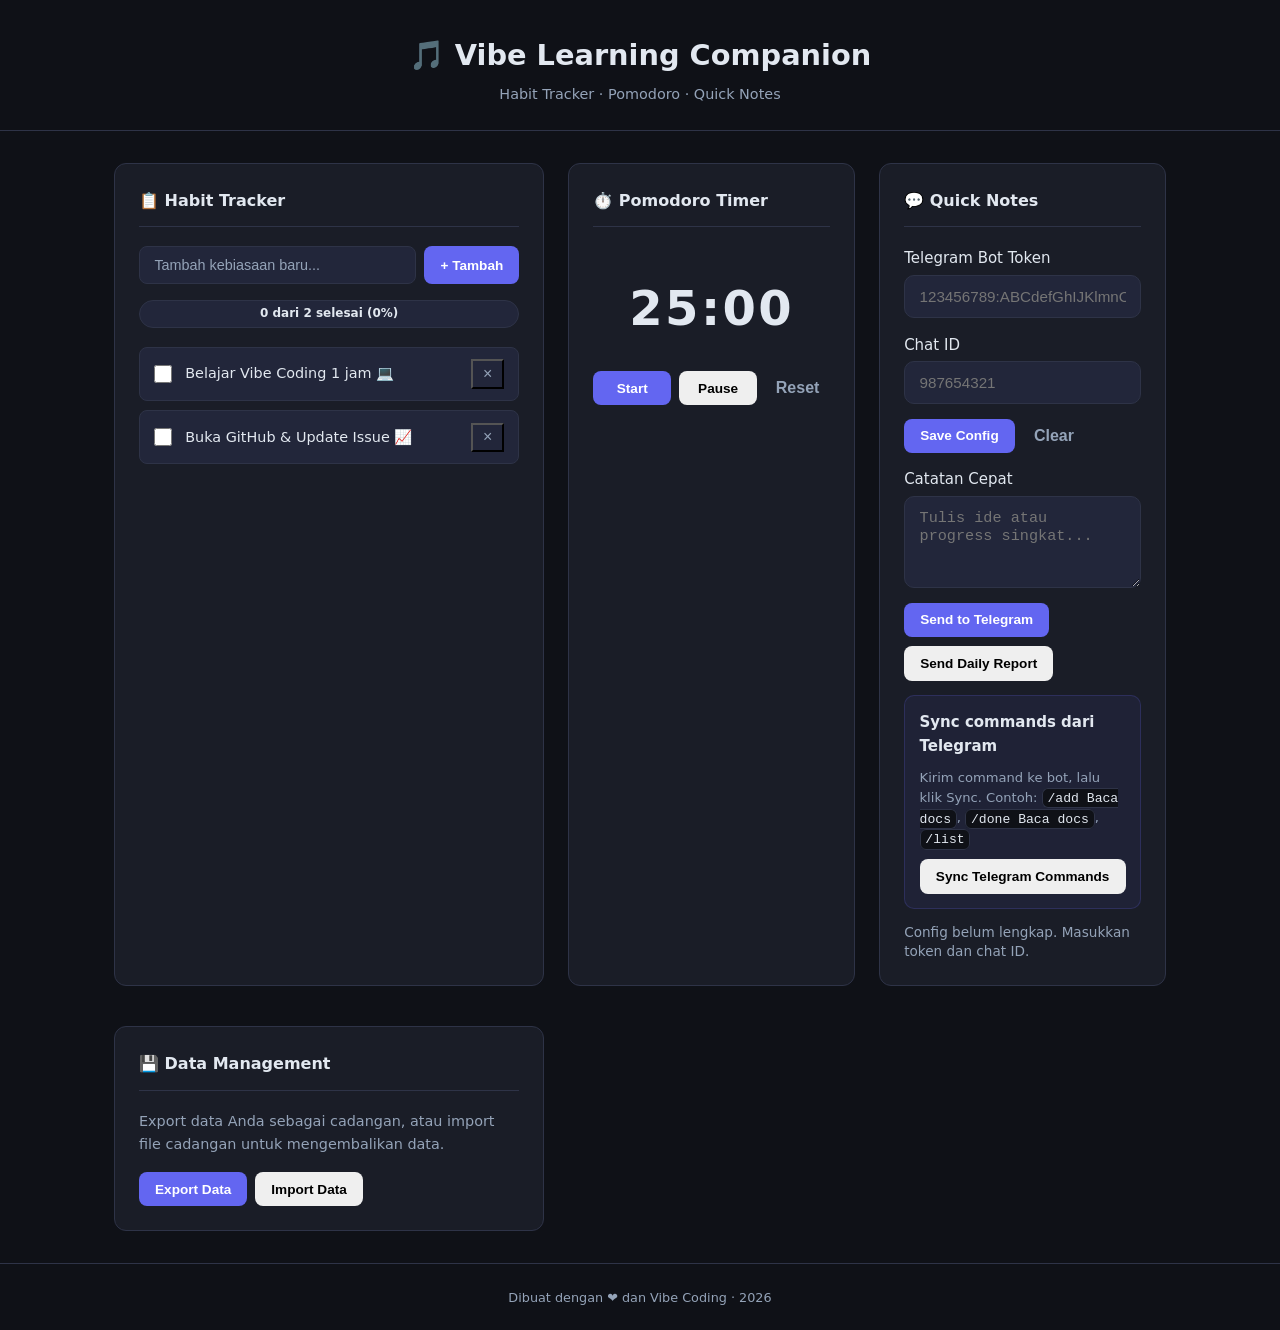
<file: index.html>
<!DOCTYPE html>
<html lang="id">
<head>
  <meta charset="UTF-8">
  <meta name="viewport" content="width=device-width, initial-scale=1.0">
  <title>Vibe Learning Companion</title>
  <link rel="stylesheet" href="style.css">
</head>
<body>

  <header>
    <h1>🎵 Vibe Learning Companion</h1>
    <p class="subtitle">Habit Tracker · Pomodoro · Quick Notes</p>
  </header>

  <main class="dashboard">

    <!-- ===== HABIT TRACKER PANEL ===== -->
    <section class="panel habit-panel">
      <h2>📋 Habit Tracker</h2>

      <!-- Form Tambah Habit -->
      <form id="habit-form" class="habit-form">
        <input
          type="text"
          id="habit-input"
          placeholder="Tambah kebiasaan baru..."
          maxlength="50"
          required
        >
        <button type="submit" class="btn btn-add">+ Tambah</button>
      </form>

      <!-- Progress Summary -->
      <div id="habit-progress" class="progress-bar">
        <div class="progress-fill" id="progress-fill"></div>
        <span class="progress-text" id="progress-text">0 dari 0 selesai</span>
      </div>

      <!-- Daftar Habit -->
      <ul id="habit-list" class="habit-list">
        <!-- Diisi oleh JavaScript -->
      </ul>

      <p id="empty-message" class="empty-msg">Belum ada kebiasaan. Tambahkan satu! 👆</p>
    </section>

    <!-- ===== POMODORO PANEL (placeholder) ===== -->
    <section class="panel pomodoro-panel">
      <h2>⏱️ Pomodoro Timer</h2>
      <div class="pomodoro-display" id="pomodoro-display">25:00</div>
      <div class="pomodoro-controls">
        <button id="pomodoro-start" class="btn btn-add">Start</button>
        <button id="pomodoro-pause" class="btn">Pause</button>
        <button id="pomodoro-reset" class="btn btn-delete">Reset</button>
      </div>
    </section>

    <!-- ===== TELEGRAM PANEL (placeholder) ===== -->
    <section class="panel telegram-panel">
      <h2>💬 Quick Notes</h2>
      <div class="telegram-card">
        <div class="field-group">
          <label for="telegram-token">Telegram Bot Token</label>
          <input id="telegram-token" class="input-field" type="text" placeholder="123456789:ABCdefGhIJKlmnOPqrsTUVwxyz" autocomplete="off">
        </div>
        <div class="field-group">
          <label for="telegram-chat-id">Chat ID</label>
          <input id="telegram-chat-id" class="input-field" type="text" placeholder="987654321" autocomplete="off">
        </div>
        <div class="telegram-actions">
          <button id="save-telegram-config" class="btn btn-add">Save Config</button>
          <button id="clear-telegram-config" class="btn btn-delete">Clear</button>
        </div>
        <div class="field-group">
          <label for="telegram-message">Catatan Cepat</label>
          <textarea id="telegram-message" class="input-field textarea-field" placeholder="Tulis ide atau progress singkat..."></textarea>
        </div>
        <div class="telegram-actions">
          <button id="send-telegram-message" class="btn btn-add">Send to Telegram</button>
          <button id="send-telegram-report" class="btn">Send Daily Report</button>
        </div>
        <div class="telegram-sync-box">
          <strong>Sync commands dari Telegram</strong>
          <p>Kirim command ke bot, lalu klik Sync. Contoh: <code>/add Baca docs</code>, <code>/done Baca docs</code>, <code>/list</code></p>
          <button id="sync-telegram-commands" class="btn">Sync Telegram Commands</button>
        </div>
        <div id="telegram-status" class="telegram-status">Config belum disimpan.</div>
      </div>
    </section>


    <!-- ===== DATA MANAGEMENT PANEL ===== -->
    <section class="panel data-panel" style="margin-top: 1rem;">
      <h2>💾 Data Management</h2>
      <p style="font-size: 0.9rem; color: var(--text-muted); margin-bottom: 1rem;">Export data Anda sebagai cadangan, atau import file cadangan untuk mengembalikan data.</p>
      <div class="telegram-actions" style="display: flex; gap: 0.5rem;">
        <button id="export-data-btn" class="btn btn-add">Export Data</button>
        <button id="import-data-btn" class="btn">Import Data</button>
        <input type="file" id="import-file-input" accept=".json" style="display: none;">
      </div>
    </section>
  </main>

  <footer>
    <p>Dibuat dengan ❤️ dan Vibe Coding · 2026</p>
  </footer>

  <div id="toast-container" class="toast-container" aria-live="polite" aria-atomic="true"></div>

  <script src="script.js"></script>
</body>
</html>
</file>
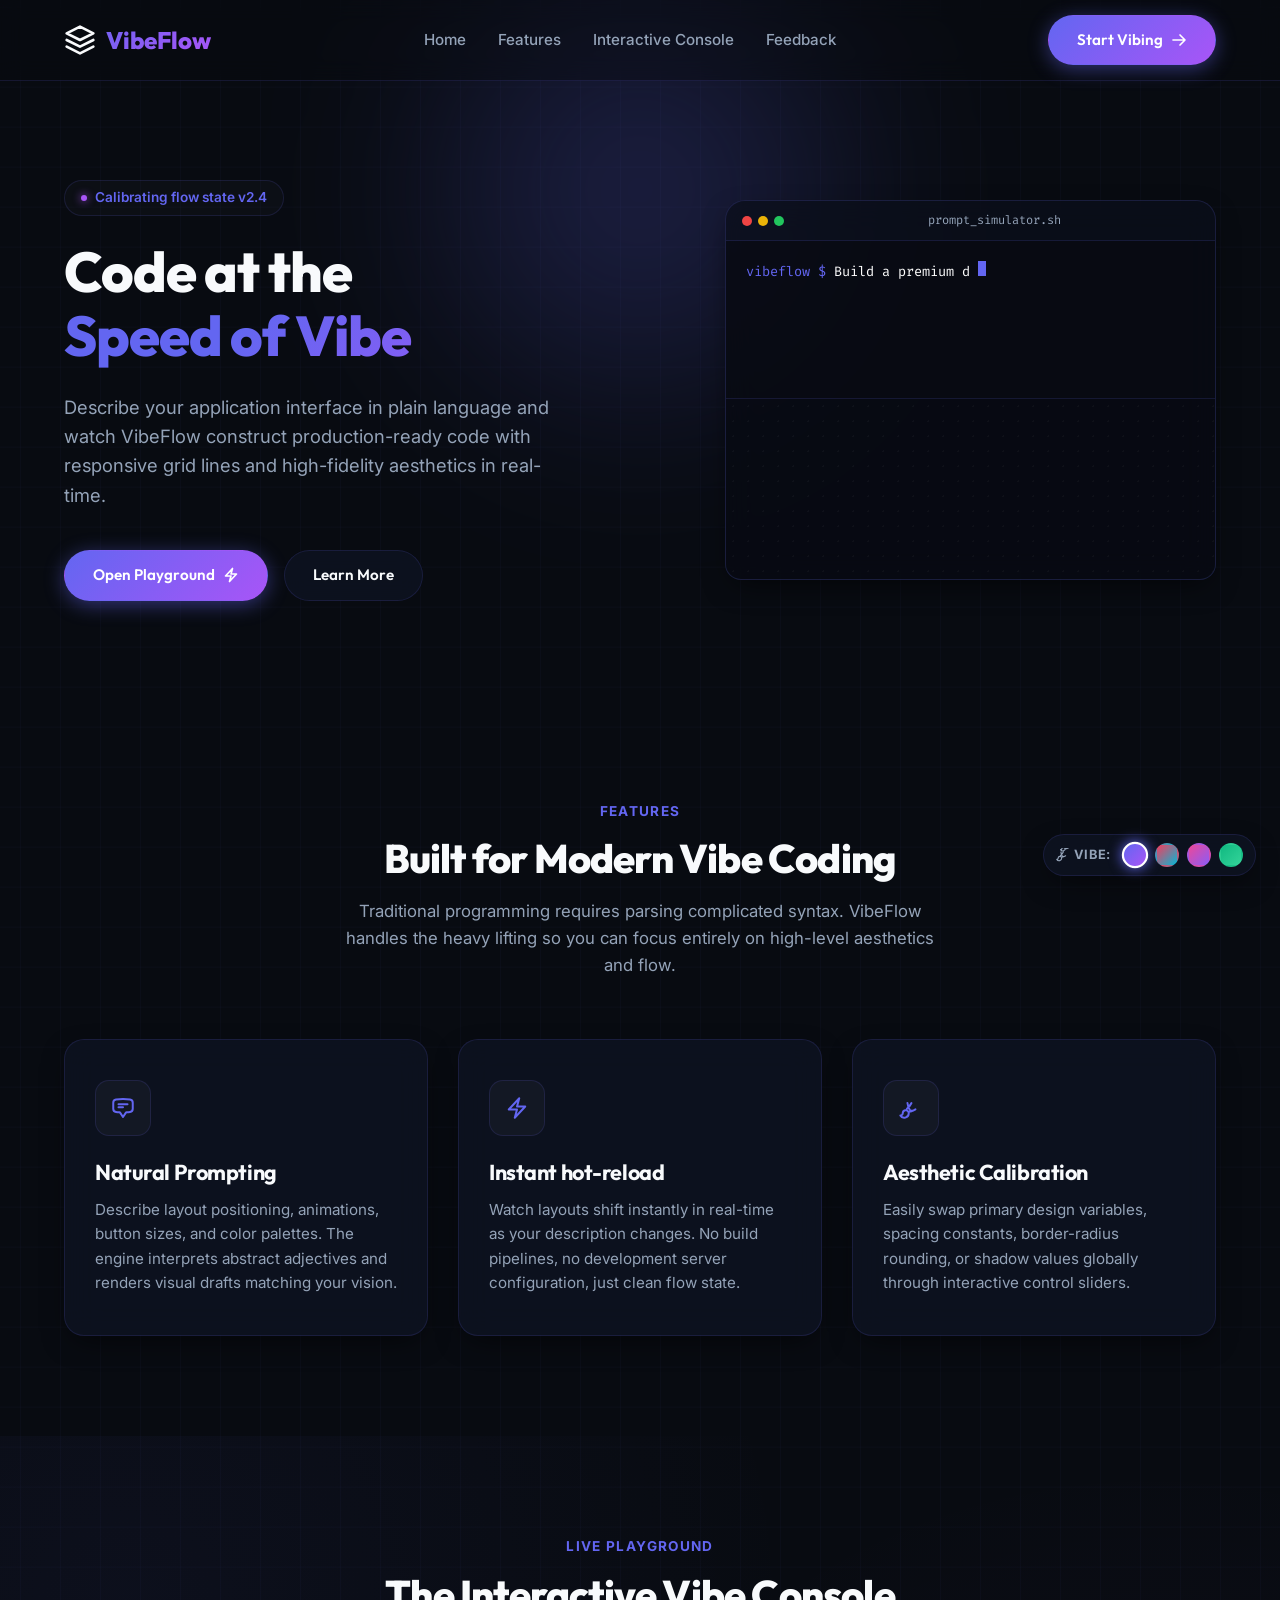
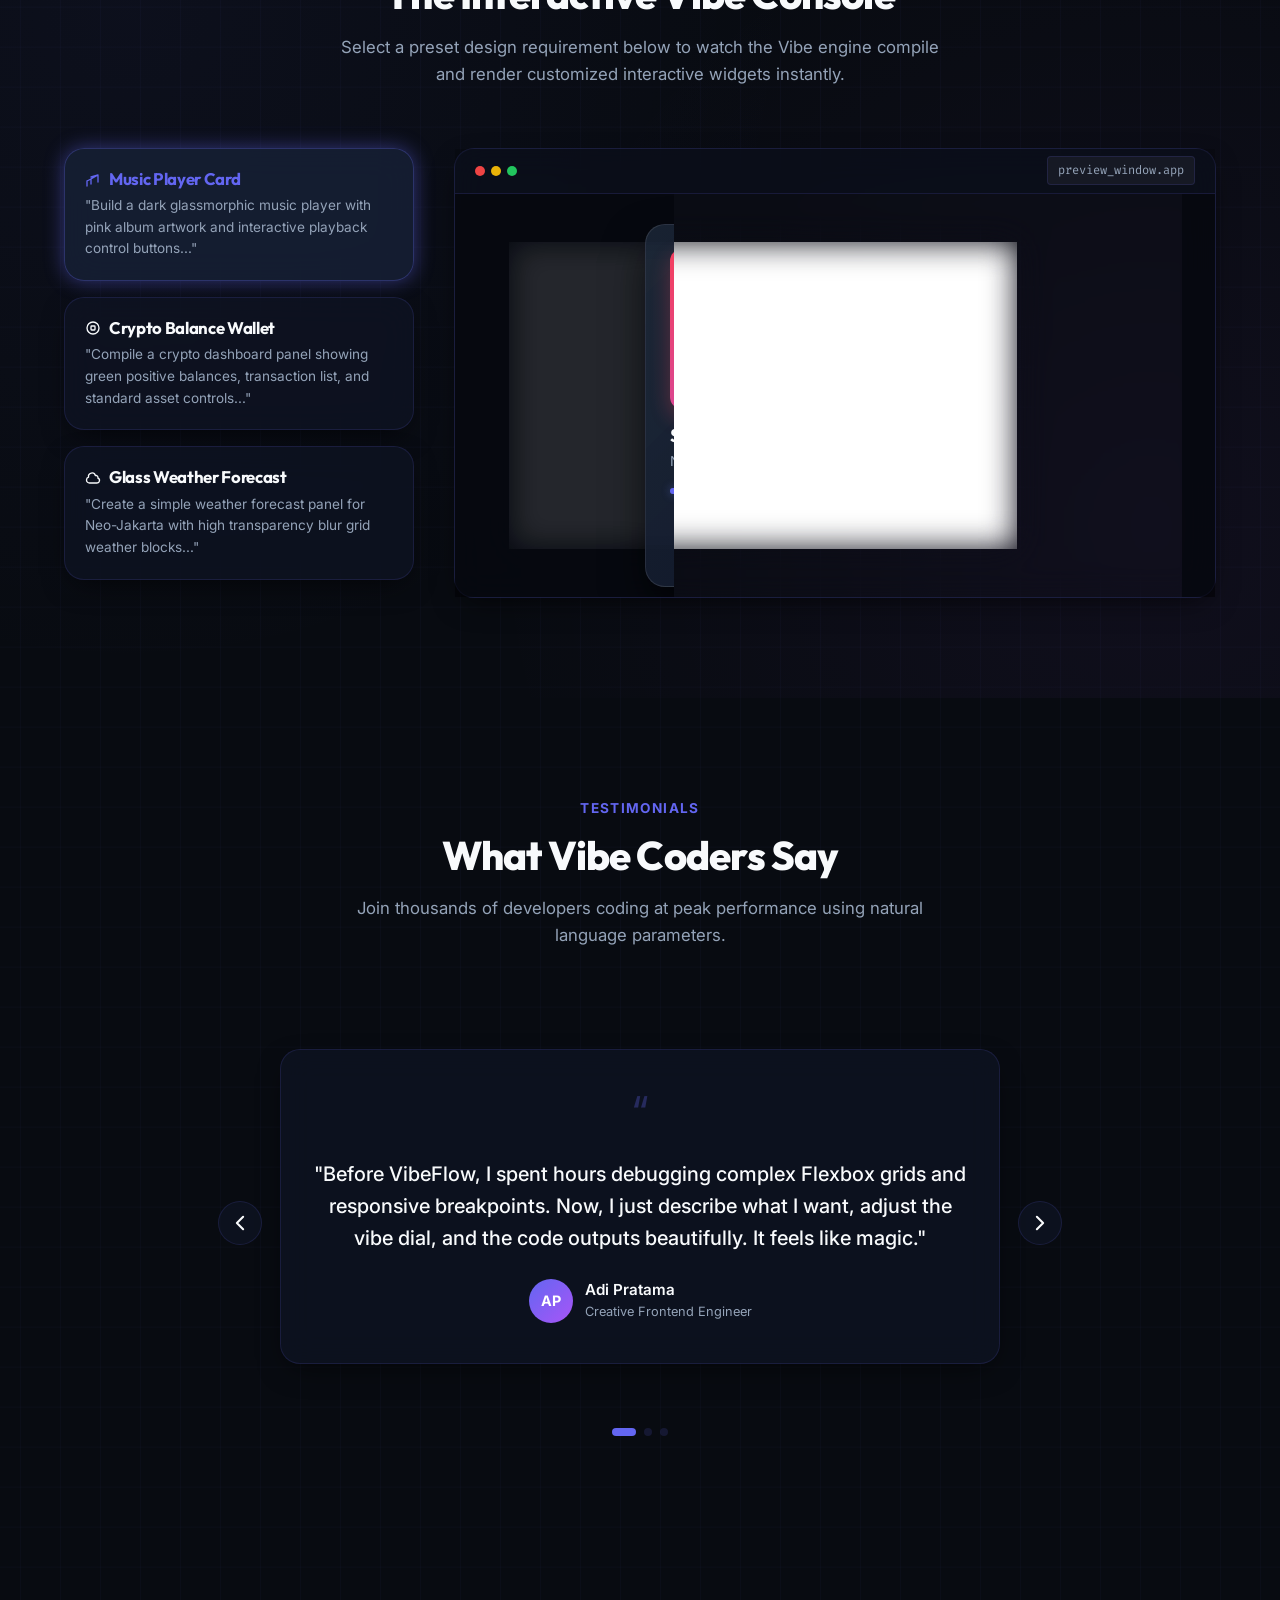
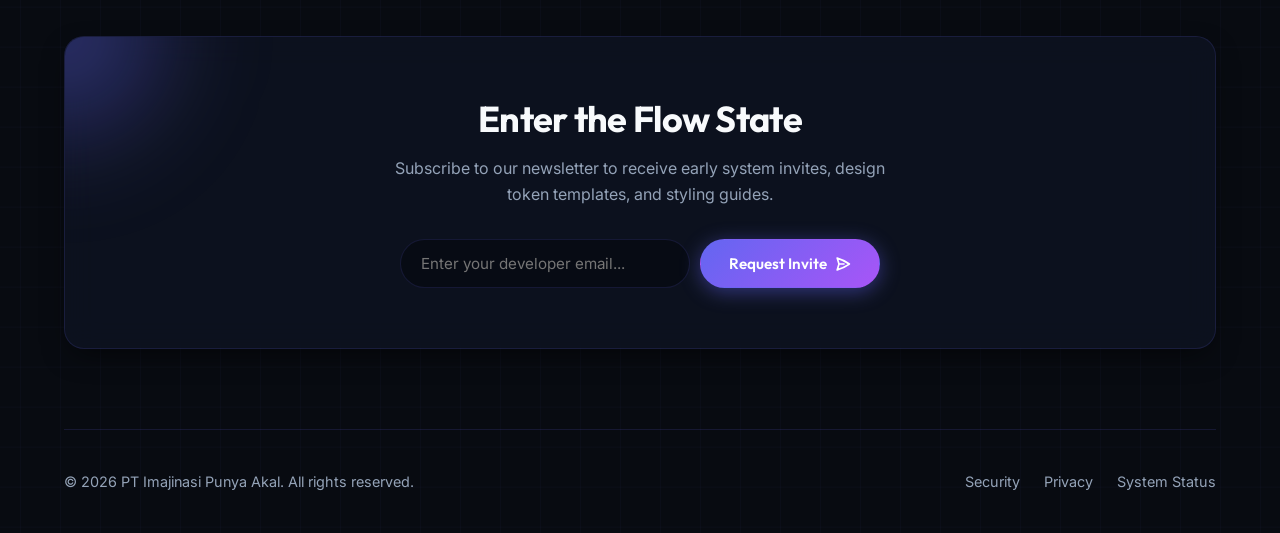
<file: landingpage/index.html>
<!DOCTYPE html>
<html lang="en" data-vibe="obsidian">
<head>
  <meta charset="UTF-8">
  <meta name="viewport" content="width=device-width, initial-scale=1.0">
  <meta name="description" content="Experience VibeFlow, the revolutionary AI development environment. Code at the speed of thought, calibrate design systems dynamically, and ship apps via pure vibe coding.">
  <title>VibeFlow | The Ultimate Vibe Coding Platform</title>
  
  <!-- SEO & Social Icons -->
  <link rel="icon" type="image/svg+xml" href="data:image/svg+xml,<svg xmlns=%22http://www.w3.org/2000/svg%22 viewBox=%220 0 100 100%22><rect width=%22100%22 height=%22100%22 rx=%2220%22 fill=%22%236366f1%22/><circle cx=%2250%22 cy=%2250%22 r=%2225%22 fill=%22white%22/></svg>">
  
  <!-- Custom Stylesheetsheet -->
  <link rel="stylesheet" href="style.css">
</head>
<body>

  <!-- Background SVG Gradient definitions -->
  <svg style="display: none;">
    <defs>
      <linearGradient id="logo-grad" x1="0%" y1="0%" x2="100%" y2="100%">
        <stop offset="0%" stop-color="var(--accent-primary)" />
        <stop offset="100%" stop-color="var(--accent-secondary)" />
      </linearGradient>
    </defs>
  </svg>

  <!-- Sticky Navbar -->
  <header>
    <div class="container nav-container">
      <a href="#" class="logo" id="nav-logo">
        <!-- Modern Logo Icon -->
        <svg viewBox="0 0 24 24" xmlns="http://www.w3.org/2000/svg">
          <path d="M12 2L2 7l10 5 10-5-10-5zM2 17l10 5 10-5M2 12l10 5 10-5" stroke="currentColor" stroke-width="2" stroke-linecap="round" stroke-linejoin="round" fill="none"/>
        </svg>
        VibeFlow
      </a>
      <nav class="main-nav" id="main-nav">
        <ul class="nav-links">
          <li><a href="#home">Home</a></li>
          <li><a href="#features">Features</a></li>
          <li><a href="#console">Interactive Console</a></li>
          <li><a href="#testimonials">Feedback</a></li>
        </ul>
      </nav>
      <div class="nav-actions">
        <a href="#cta" class="btn btn-primary" id="btn-nav-cta">
          Start Vibing
          <svg xmlns="http://www.w3.org/2000/svg" fill="none" viewBox="0 0 24 24" stroke-width="2.5" stroke="currentColor" style="width:16px;height:16px;">
            <path stroke-linecap="round" stroke-linejoin="round" d="M13.5 4.5L21 12m0 0l-7.5 7.5M21 12H3" />
          </svg>
        </a>
      </div>
      <button class="menu-toggle" type="button" aria-label="Open menu" aria-controls="main-nav" aria-expanded="false">
        <span></span>
        <span></span>
        <span></span>
      </button>
    </div>
  </header>

  <!-- Main Hero Section -->
  <section class="hero" id="home">
    <div class="hero-radial-glow"></div>
    <div class="container hero-grid">
      
      <div class="hero-content">
        <div class="hero-tag">
          <span></span> Calibrating flow state v2.4
        </div>
        <h1 class="hero-title">
          Code at the <span>Speed of Vibe</span>
        </h1>
        <p class="hero-desc">
          Describe your application interface in plain language and watch VibeFlow construct production-ready code with responsive grid lines and high-fidelity aesthetics in real-time.
        </p>
        <div class="hero-ctas">
          <a href="#console" class="btn btn-primary" id="btn-hero-start">
            Open Playground
            <svg xmlns="http://www.w3.org/2000/svg" fill="none" viewBox="0 0 24 24" stroke-width="2.5" stroke="currentColor" style="width:16px;height:16px;">
              <path stroke-linecap="round" stroke-linejoin="round" d="M3.75 13.5l10.5-11.25L12 10.5h8.25L9.75 21.75 12 13.5H3.75z" />
            </svg>
          </a>
          <a href="#features" class="btn btn-secondary" id="btn-hero-features">Learn More</a>
        </div>
      </div>

      <!-- Hero Console Simulator -->
      <div class="hero-mockup">
        <div class="glass-card mockup-body">
          <div class="mockup-header">
            <span class="mockup-dot red"></span>
            <span class="mockup-dot yellow"></span>
            <span class="mockup-dot green"></span>
            <span class="mockup-title">prompt_simulator.sh</span>
          </div>
          
          <!-- Typing interface -->
          <div class="terminal-pane">
            <div class="terminal-line">
              <span class="terminal-prompt">vibeflow $</span>
              <span class="typed-text"></span><span class="cursor"></span>
            </div>
          </div>
          
          <!-- Rendered Interface simulation -->
          <div class="preview-pane">
            <div class="preview-grid-back"></div>
            <div class="generating-ui">
              <div class="simulated-card">
                <div class="simulated-img">
                  <!-- Abstract lines inside image space -->
                  <svg xmlns="http://www.w3.org/2000/svg" fill="none" viewBox="0 0 24 24" stroke-width="1.5" stroke="rgba(255,255,255,0.4)" style="width: 32px; height: 32px;">
                    <path stroke-linecap="round" stroke-linejoin="round" d="M12 21a9.004 9.004 0 008.716-6.747M12 21a9.004 9.004 0 01-8.716-6.747M12 21c2.485 0 4.5-4.03 4.5-9S14.485 3 12 3m0 18c-2.485 0-4.5-4.03-4.5-9S9.515 3 12 3m0 0a8.997 8.997 0 017.843 4.582M12 3a8.997 8.997 0 00-7.843 4.582m15.686 0A11.953 11.953 0 0112 10.5c-2.998 0-5.74-.105-8.243-.302m16.486 0A12.023 12.023 0 0012 13.5c-2.998 0-5.74-.105-8.243-.302m16.486 0C19.083 14.512 15.68 15 12 15c-3.68 0-7.083-.488-8.243-1.302" />
                  </svg>
                </div>
                <div class="simulated-row"></div>
                <div class="simulated-row half"></div>
                <div class="simulated-row short"></div>
                <div class="simulated-btn">LAUNCH SYSTEM</div>
              </div>
            </div>
          </div>
        </div>
      </div>
      
    </div>
  </section>

  <!-- Sticky vibe controller theme changer widget -->
  <div class="glass-card vibe-controller-sticky" id="vibe-widget">
    <span class="vibe-label">
      <!-- Vibe dial SVG -->
      <svg xmlns="http://www.w3.org/2000/svg" fill="none" viewBox="0 0 24 24" stroke-width="2" stroke="currentColor" style="width:14px;height:14px;">
        <path stroke-linecap="round" stroke-linejoin="round" d="M9.53 16.122a3 3 0 00-5.78 1.128 2.25 2.25 0 01-2.4 2.245 4.5 4.5 0 008.4-2.245c0-.399-.078-.78-.22-1.128zm0 0a15.998 15.998 0 003.388-1.62m-5.01-1.712a15.968 15.968 0 004.554-5.755m-.72 8.39a15.002 15.002 0 01-3.29-8.39m3.29 8.39a15.01 15.01 0 004.7-2.08m-.754-11.67a3.007 3.007 0 00-5.474-1.12 2.25 2.25 0 01-2.4 2.244 4.5 4.5 0 008.4-2.244c0-.399-.077-.78-.22-1.128zm0 0a15.999 15.999 0 003.388-1.62m-5.01-1.712a15.968 15.968 0 004.554-5.755m-.72 8.39a15.002 15.002 0 01-3.29-8.39m3.29 8.39a15.01 15.01 0 004.7-2.08" />
      </svg>
      Vibe:
    </span>
    <span class="vibe-dot active" data-theme-value="obsidian" title="Obsidian Theme" style="color: #6366f1;"></span>
    <span class="vibe-dot" data-theme-value="cyberpunk" title="Cyberpunk Theme" style="color: #06b6d4;"></span>
    <span class="vibe-dot" data-theme-value="cosmic" title="Cosmic Space Theme" style="color: #8b5cf6;"></span>
    <span class="vibe-dot" data-theme-value="emerald" title="Emerald Matrix Theme" style="color: #10b981;"></span>
  </div>

  <!-- Features Grid Section -->
  <section class="features" id="features">
    <div class="container">
      <div class="section-header">
        <p class="section-subtitle">Features</p>
        <h2 class="section-title">Built for Modern Vibe Coding</h2>
        <p class="section-desc">Traditional programming requires parsing complicated syntax. VibeFlow handles the heavy lifting so you can focus entirely on high-level aesthetics and flow.</p>
      </div>

      <div class="features-grid">
        <!-- Card 1 -->
        <div class="glass-card feature-card">
          <div class="feature-icon-wrapper">
            <svg xmlns="http://www.w3.org/2000/svg" fill="none" viewBox="0 0 24 24" stroke-width="2" stroke="currentColor" style="width:24px;height:24px;">
              <path stroke-linecap="round" stroke-linejoin="round" d="M7.5 8.25h9m-9 3H12m-9.75 1.51c0 1.6 1.123 2.994 2.707 3.227 1.129.166 2.27.293 3.423.379.35.026.67.21.865.501L12 21l2.755-4.133a1.14 1.14 0 01.865-.501 48.172 48.172 0 003.423-.379c1.584-.233 2.707-1.626 2.707-3.228V6.741c0-1.602-1.123-2.995-2.707-3.228A48.394 48.394 0 0012 3c-2.392 0-4.744.175-7.043.513C3.373 3.746 2.25 5.14 2.25 6.741v6.018z" />
            </svg>
          </div>
          <h3>Natural Prompting</h3>
          <p>Describe layout positioning, animations, button sizes, and color palettes. The engine interprets abstract adjectives and renders visual drafts matching your vision.</p>
        </div>

        <!-- Card 2 -->
        <div class="glass-card feature-card">
          <div class="feature-icon-wrapper">
            <svg xmlns="http://www.w3.org/2000/svg" fill="none" viewBox="0 0 24 24" stroke-width="2" stroke="currentColor" style="width:24px;height:24px;">
              <path stroke-linecap="round" stroke-linejoin="round" d="M3.75 13.5l10.5-11.25L12 10.5h8.25L9.75 21.75 12 13.5H3.75z" />
            </svg>
          </div>
          <h3>Instant hot-reload</h3>
          <p>Watch layouts shift instantly in real-time as your description changes. No build pipelines, no development server configuration, just clean flow state.</p>
        </div>

        <!-- Card 3 -->
        <div class="glass-card feature-card">
          <div class="feature-icon-wrapper">
            <svg xmlns="http://www.w3.org/2000/svg" fill="none" viewBox="0 0 24 24" stroke-width="2" stroke="currentColor" style="width:24px;height:24px;">
              <path stroke-linecap="round" stroke-linejoin="round" d="M9.53 16.122a3 3 0 00-5.78 1.128 2.25 2.25 0 01-2.4 2.245 4.5 4.5 0 008.4-2.245c0-.399-.078-.78-.22-1.128zm0 0a15.998 15.998 0 003.388-1.62m-5.01-1.712a15.968 15.968 0 004.554-5.755m-.72 8.39a15.002 15.002 0 01-3.29-8.39m3.29 8.39a15.01 15.01 0 004.7-2.08" />
            </svg>
          </div>
          <h3>Aesthetic Calibration</h3>
          <p>Easily swap primary design variables, spacing constants, border-radius rounding, or shadow values globally through interactive control sliders.</p>
        </div>
      </div>
    </div>
  </section>

  <!-- Interactive Vibe Console Section -->
  <section class="console-playground" id="console">
    <div class="container">
      <div class="section-header">
        <p class="section-subtitle">Live Playground</p>
        <h2 class="section-title">The Interactive Vibe Console</h2>
        <p class="section-desc">Select a preset design requirement below to watch the Vibe engine compile and render customized interactive widgets instantly.</p>
      </div>

      <div class="playground-grid">
        <!-- Prompts Selector Pane -->
        <div class="prompt-list">
          <div class="glass-card prompt-option active" data-widget="widget-music-player">
            <h4>
              <!-- Music icon SVG -->
              <svg xmlns="http://www.w3.org/2000/svg" fill="none" viewBox="0 0 24 24" stroke-width="2" stroke="currentColor" style="width:16px;height:16px;">
                <path stroke-linecap="round" stroke-linejoin="round" d="M9 9l10.5-3m0 0v10.5m0-10.5L9 12m0 0v7.5m0-7.5l-6 3m0 0v7.5m0-7.5L9 12" />
              </svg>
              Music Player Card
            </h4>
            <p>"Build a dark glassmorphic music player with pink album artwork and interactive playback control buttons..."</p>
          </div>
          
          <div class="glass-card prompt-option" data-widget="widget-crypto-wallet">
            <h4>
              <!-- Card icon SVG -->
              <svg xmlns="http://www.w3.org/2000/svg" fill="none" viewBox="0 0 24 24" stroke-width="2" stroke="currentColor" style="width:16px;height:16px;">
                <path stroke-linecap="round" stroke-linejoin="round" d="M21 12a9 9 0 11-18 0 9 9 0 0118 0z" />
                <path stroke-linecap="round" stroke-linejoin="round" d="M9 10a1 1 0 011-1h4a1 1 0 011 1v4a1 1 0 01-1 1h-4a1 1 0 01-1-1v-4z" />
              </svg>
              Crypto Balance Wallet
            </h4>
            <p>"Compile a crypto dashboard panel showing green positive balances, transaction list, and standard asset controls..."</p>
          </div>

          <div class="glass-card prompt-option" data-widget="widget-weather-forecast">
            <h4>
              <!-- Cloud/Sun icon SVG -->
              <svg xmlns="http://www.w3.org/2000/svg" fill="none" viewBox="0 0 24 24" stroke-width="2" stroke="currentColor" style="width:16px;height:16px;">
                <path stroke-linecap="round" stroke-linejoin="round" d="M2.25 15a4.5 4.5 0 004.5 4.5H18a3.75 3.75 0 001.332-7.257 3 3 0 00-3.758-3.848 5.25 5.25 0 00-10.233 2.33A4.502 4.502 0 002.25 15z" />
              </svg>
              Glass Weather Forecast
            </h4>
            <p>"Create a simple weather forecast panel for Neo-Jakarta with high transparency blur grid weather blocks..."</p>
          </div>
        </div>

        <!-- Render Target Frame -->
        <div class="glass-card console-container">
          <div class="console-header">
            <div class="console-header-left">
              <span class="mockup-dot red"></span>
              <span class="mockup-dot yellow"></span>
              <span class="mockup-dot green"></span>
            </div>
            <div class="console-tab">preview_window.app</div>
          </div>
          
          <div class="console-body">
            <!-- Loading Indicator -->
            <div class="loader-container">
              <div class="spinner"></div>
              <div class="loader-text" id="loader-text-status">Analyzing vibe parameters...</div>
            </div>

            <!-- Preview Frame Area -->
            <div class="playground-preview-frame">
              
              <!-- 1. Music Player Widget -->
              <div class="playground-widget widget-music active" id="widget-music-player">
                <div class="music-album">
                  <svg xmlns="http://www.w3.org/2000/svg" fill="none" viewBox="0 0 24 24" stroke-width="1.5" stroke="currentColor">
                    <path stroke-linecap="round" stroke-linejoin="round" d="M9 9l10.5-3m0 0v10.5m0-10.5L9 12m0 0v7.5m0-7.5l-6 3m0 0v7.5m0-7.5L9 12" />
                  </svg>
                </div>
                <h4 class="music-title">Synthesized Dreams</h4>
                <p class="music-artist">Neon Wanderer</p>
                <div class="music-progress">
                  <div class="music-progress-bar"></div>
                </div>
                <div class="music-controls">
                  <div class="music-btn">
                    <svg xmlns="http://www.w3.org/2000/svg" fill="currentColor" viewBox="0 0 24 24" style="width:16px;height:16px;">
                      <path d="M6 6h2v12H6zm3.5 6l8.5 6V6z"/>
                    </svg>
                  </div>
                  <div class="music-btn play">
                    <svg xmlns="http://www.w3.org/2000/svg" fill="currentColor" viewBox="0 0 24 24" style="width:20px;height:20px;">
                      <path d="M8 5v14l11-7z"/>
                    </svg>
                  </div>
                  <div class="music-btn">
                    <svg xmlns="http://www.w3.org/2000/svg" fill="currentColor" viewBox="0 0 24 24" style="width:16px;height:16px;">
                      <path d="M6 18l8.5-6L6 6v12zM16 6h2v12h-2z"/>
                    </svg>
                  </div>
                </div>
              </div>

              <!-- 2. Crypto Wallet Widget -->
              <div class="playground-widget widget-wallet" id="widget-crypto-wallet">
                <div class="wallet-header">
                  <h4 class="wallet-balance-label">Total Asset Balance</h4>
                  <span class="wallet-net"><span class="wallet-net-dot"></span>Ethereum</span>
                </div>
                <div class="wallet-balance">$14,248.50</div>
                <div class="wallet-actions">
                  <button class="wallet-action-btn">
                    <svg xmlns="http://www.w3.org/2000/svg" fill="none" viewBox="0 0 24 24" stroke-width="2.5" stroke="currentColor" style="width:14px;height:14px;">
                      <path stroke-linecap="round" stroke-linejoin="round" d="M12 4.5v15m7.5-7.5h-15" />
                    </svg>
                    Receive
                  </button>
                  <button class="wallet-action-btn">
                    <svg xmlns="http://www.w3.org/2000/svg" fill="none" viewBox="0 0 24 24" stroke-width="2.5" stroke="currentColor" style="width:14px;height:14px;">
                      <path stroke-linecap="round" stroke-linejoin="round" d="M4.5 19.5l15-15m0 0H8.25m11.25 0v11.25" />
                    </svg>
                    Send
                  </button>
                </div>
                <div class="wallet-tx-item">
                  <div class="wallet-tx-info">
                    <div class="wallet-tx-icon">
                      <svg xmlns="http://www.w3.org/2000/svg" fill="none" viewBox="0 0 24 24" stroke-width="2" stroke="currentColor" style="width:14px;height:14px;color:#10b981;">
                        <path stroke-linecap="round" stroke-linejoin="round" d="M19.5 4.5l-15 15m0 0h11.25m-11.25 0V8.25" />
                      </svg>
                    </div>
                    <div>
                      <div class="wallet-tx-title">Received ETH</div>
                      <div class="wallet-tx-date">Just now</div>
                    </div>
                  </div>
                  <div class="wallet-tx-amount positive">+0.48 ETH</div>
                </div>
              </div>

              <!-- 3. Weather Forecast Widget -->
              <div class="playground-widget widget-weather" id="widget-weather-forecast">
                <div class="weather-header">
                  <div>
                    <h4 class="weather-city">Neo-Jakarta</h4>
                    <span class="weather-condition">Partly Cloudy</span>
                  </div>
                  <!-- Weather icons -->
                  <svg xmlns="http://www.w3.org/2000/svg" fill="none" viewBox="0 0 24 24" stroke-width="1.5" stroke="currentColor" style="width: 32px; height: 32px; color: var(--accent-primary);">
                    <path stroke-linecap="round" stroke-linejoin="round" d="M2.25 15a4.5 4.5 0 004.5 4.5H18a3.75 3.75 0 001.332-7.257 3 3 0 00-3.758-3.848 5.25 5.25 0 00-10.233 2.33A4.502 4.502 0 002.25 15z" />
                  </svg>
                </div>
                <div class="weather-temp-container">
                  <div class="weather-temp">29°C</div>
                </div>
                <div class="weather-grid-forecast">
                  <div class="weather-day-col">
                    <div class="weather-day-name">MON</div>
                    <div class="weather-day-temp">30°</div>
                  </div>
                  <div class="weather-day-col">
                    <div class="weather-day-name">TUE</div>
                    <div class="weather-day-temp">28°</div>
                  </div>
                  <div class="weather-day-col">
                    <div class="weather-day-name">WED</div>
                    <div class="weather-day-temp">29°</div>
                  </div>
                  <div class="weather-day-col">
                    <div class="weather-day-name">THU</div>
                    <div class="weather-day-temp">31°</div>
                  </div>
                </div>
              </div>

            </div>
          </div>
        </div>
      </div>
    </div>
  </section>

  <!-- Testimonials Section -->
  <section class="testimonials" id="testimonials">
    <div class="container">
      <div class="section-header">
        <p class="section-subtitle">Testimonials</p>
        <h2 class="section-title">What Vibe Coders Say</h2>
        <p class="section-desc">Join thousands of developers coding at peak performance using natural language parameters.</p>
      </div>

      <div class="testimonials-carousel-wrapper">
        <!-- Navigation Buttons -->
        <button class="carousel-nav-btn prev" aria-label="Previous testimonial">
          <svg xmlns="http://www.w3.org/2000/svg" fill="none" viewBox="0 0 24 24" stroke-width="2.5" stroke="currentColor" style="width:20px;height:20px;">
            <path stroke-linecap="round" stroke-linejoin="round" d="M15.75 19.5L8.25 12l7.5-7.5" />
          </svg>
        </button>
        <button class="carousel-nav-btn next" aria-label="Next testimonial">
          <svg xmlns="http://www.w3.org/2000/svg" fill="none" viewBox="0 0 24 24" stroke-width="2.5" stroke="currentColor" style="width:20px;height:20px;">
            <path stroke-linecap="round" stroke-linejoin="round" d="M8.25 4.5l7.5 7.5-7.5 7.5" />
          </svg>
        </button>

        <div class="carousel-viewport">
          <div class="carousel-track">
            
            <!-- Slide 1 -->
            <div class="carousel-slide">
              <div class="glass-card testimonial-card">
                <div class="quote-icon">“</div>
                <p class="testimonial-text">
                  "Before VibeFlow, I spent hours debugging complex Flexbox grids and responsive breakpoints. Now, I just describe what I want, adjust the vibe dial, and the code outputs beautifully. It feels like magic."
                </p>
                <div class="testimonial-author">
                  <div class="author-img">AP</div>
                  <div class="author-info">
                    <div class="author-name">Adi Pratama</div>
                    <div class="author-role">Creative Frontend Engineer</div>
                  </div>
                </div>
              </div>
            </div>

            <!-- Slide 2 -->
            <div class="carousel-slide">
              <div class="glass-card testimonial-card">
                <div class="quote-icon">“</div>
                <p class="testimonial-text">
                  "This tool completely transformed my hackathon speed. I compiled three high-fidelity dashboard layouts in 10 minutes. The Obsidian dark mode is gorgeous out of the box."
                </p>
                <div class="testimonial-author">
                  <div class="author-img">SN</div>
                  <div class="author-info">
                    <div class="author-name">Siti Nurhaliza</div>
                    <div class="author-role">SaaS Product Founder</div>
                  </div>
                </div>
              </div>
            </div>

            <!-- Slide 3 -->
            <div class="carousel-slide">
              <div class="glass-card testimonial-card">
                <div class="quote-icon">“</div>
                <p class="testimonial-text">
                  "The Cyberpunk styling preset blew my clients away. I literally loaded the page, scrolled down to the vibe switcher, clicked neon cyan/rose, and they signed the contract on the spot."
                </p>
                <div class="testimonial-author">
                  <div class="author-img">DK</div>
                  <div class="author-info">
                    <div class="author-name">David Koerniadi</div>
                    <div class="author-role">Independent Web Architect</div>
                  </div>
                </div>
              </div>
            </div>

          </div>
        </div>

        <!-- Indicator dots -->
        <div class="carousel-dots"></div>
      </div>
    </div>
  </section>

  <!-- CTA & Footer Section -->
  <section class="cta-footer" id="cta">
    <div class="container">
      <div class="glass-card cta-box">
        <h2>Enter the Flow State</h2>
        <p>Subscribe to our newsletter to receive early system invites, design token templates, and styling guides.</p>
        
        <!-- Interactive Form -->
        <form class="newsletter-form" id="newsletter-form" novalidate>
          <div class="newsletter-input-wrapper">
            <input type="email" class="newsletter-input" id="email-input" placeholder="Enter your developer email..." required>
            <div class="form-error" id="email-error">Please enter a valid email.</div>
          </div>
          <button type="submit" class="btn btn-primary btn-newsletter">
            Request Invite
            <svg xmlns="http://www.w3.org/2000/svg" fill="none" viewBox="0 0 24 24" stroke-width="2.5" stroke="currentColor" style="width:16px;height:16px;">
              <path stroke-linecap="round" stroke-linejoin="round" d="M6 12L3.269 3.126A59.768 59.768 0 0121.485 12 59.77 59.77 0 013.27 20.876L5.999 12zm0 0h7.5" />
            </svg>
          </button>
          <div class="success-message">
            <svg xmlns="http://www.w3.org/2000/svg" fill="none" viewBox="0 0 24 24" stroke-width="3" stroke="currentColor" style="width:20px;height:20px;">
              <path stroke-linecap="round" stroke-linejoin="round" d="M4.5 12.75l6 6 9-13.5" />
            </svg>
            System access pending! Check your email.
          </div>
        </form>
      </div>

      <!-- Footer Bottom links -->
      <footer>
        <div>© 2026 PT Imajinasi Punya Akal. All rights reserved.</div>
        <div class="footer-links">
          <a href="#">Security</a>
          <a href="#">Privacy</a>
          <a href="#">System Status</a>
        </div>
      </footer>
    </div>
  </section>

  <!-- Main JavaScript File -->
  <script src="app.js"></script>
</body>
</html>
</file>
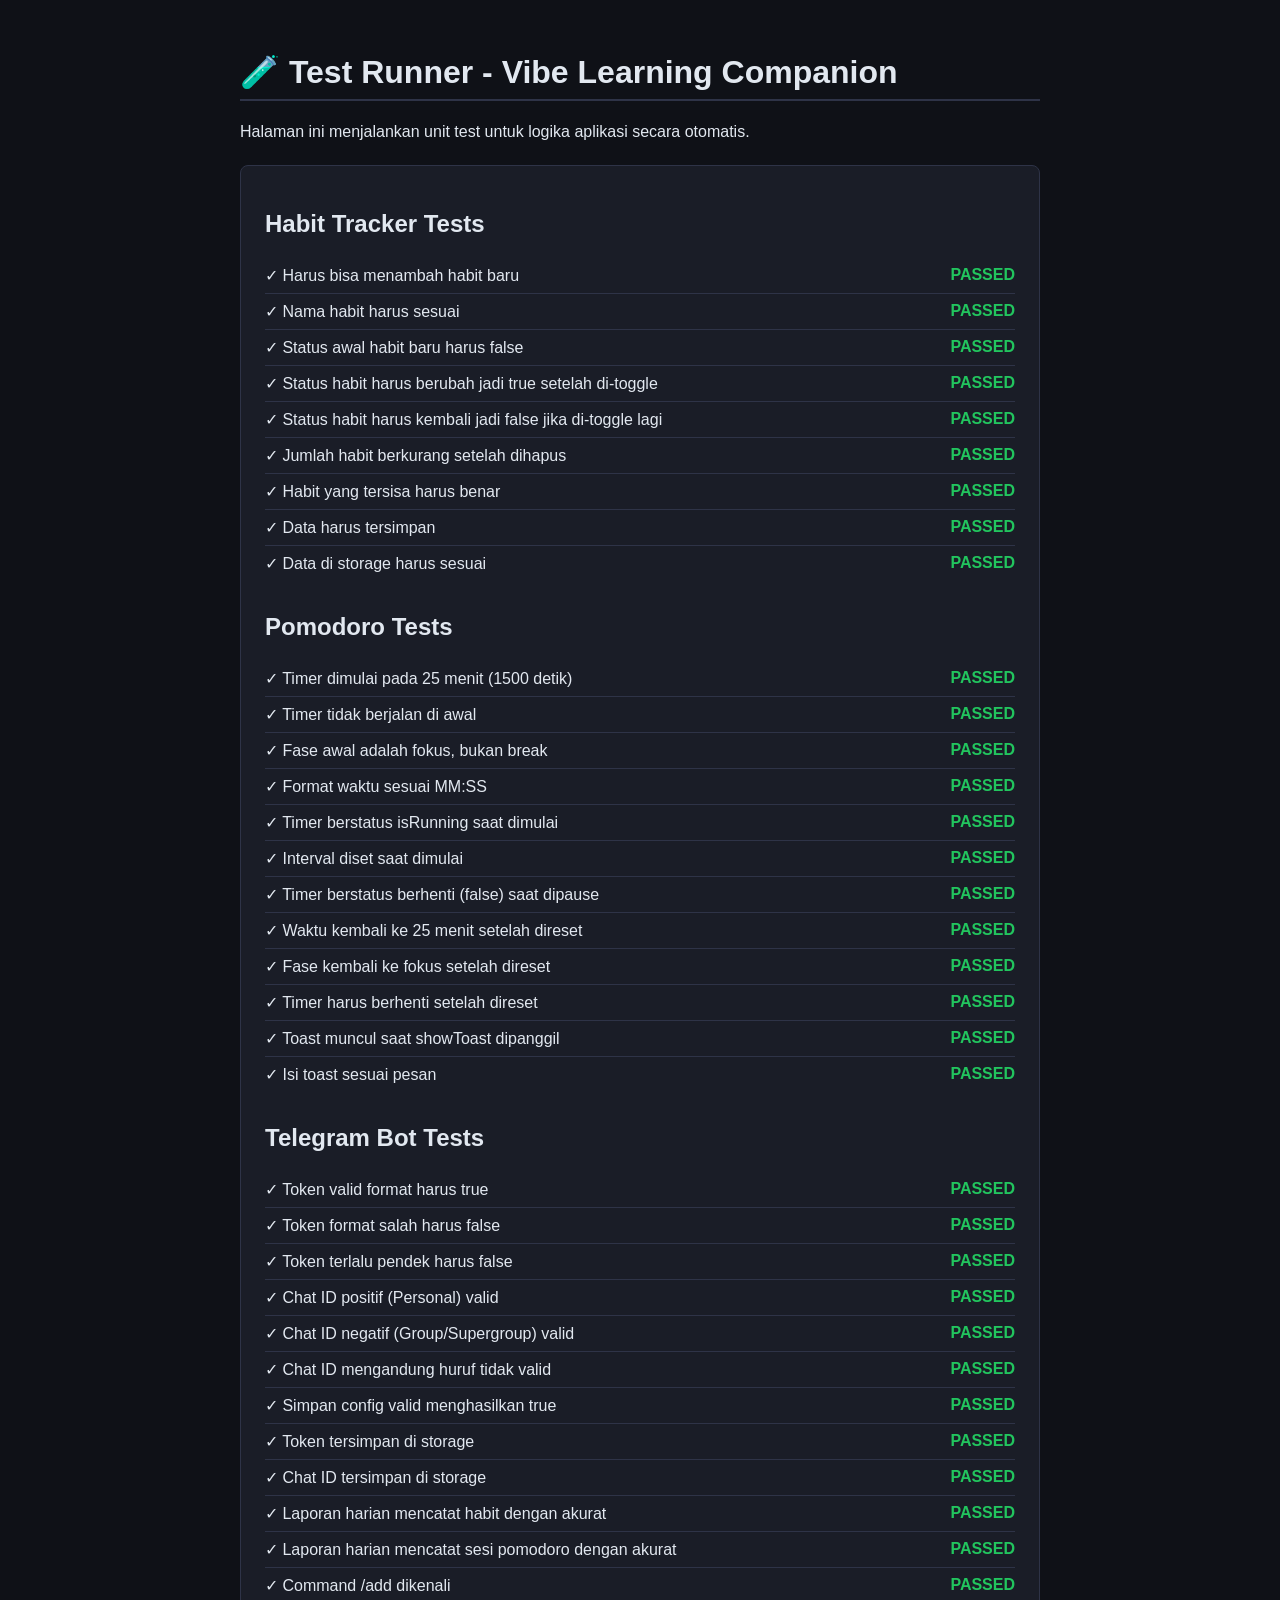
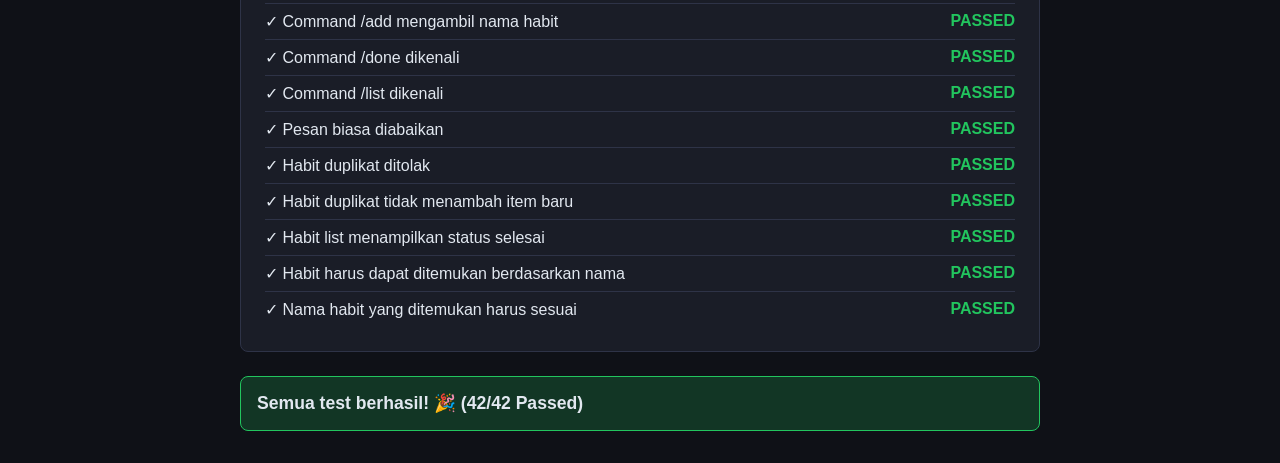
<file: test.html>
<!DOCTYPE html>
<html lang="id">
<head>
  <meta charset="UTF-8">
  <title>Vibe Learning Companion - Test Runner</title>
  <style>
    body {
      background-color: #0f1117;
      color: #e2e8f0;
      font-family: 'Segoe UI', sans-serif;
      padding: 2rem;
      max-width: 800px;
      margin: 0 auto;
    }
    h1 { border-bottom: 2px solid #2e3347; padding-bottom: 0.5rem; }
    .test-suite { margin-top: 1.5rem; background: #1a1d27; border: 1px solid #2e3347; border-radius: 8px; padding: 1.5rem; }
    .test-case { display: flex; justify-content: space-between; padding: 0.5rem 0; border-bottom: 1px solid #2e3347; }
    .test-case:last-child { border-bottom: none; }
    .pass { color: #22c55e; font-weight: bold; }
    .fail { color: #ef4444; font-weight: bold; }
    .summary { margin-top: 1.5rem; font-size: 1.1rem; font-weight: bold; padding: 1rem; border-radius: 8px; }
    .summary.all-pass { background-color: rgba(34, 197, 94, 0.2); border: 1px solid #22c55e; }
    .summary.some-fail { background-color: rgba(239, 68, 68, 0.2); border: 1px solid #ef4444; }
    .error-box { background: rgba(239, 68, 68, 0.1); border: 1px solid #ef4444; color: #ff8080; padding: 1rem; border-radius: 8px; margin-top: 1rem; font-family: monospace; white-space: pre-wrap; }
  </style>
</head>
<body>

  <h1>🧪 Test Runner - Vibe Learning Companion</h1>
  <p>Halaman ini menjalankan unit test untuk logika aplikasi secara otomatis.</p>

  <div id="error-display" style="display:none;" class="error-box"></div>

  <div class="test-suite">
    <h2>Habit Tracker Tests</h2>
    <div id="test-results">Running tests...</div>
    
    <h2 style="margin-top:2rem">Pomodoro Tests</h2>
    <div id="pomodoro-test-results">Running tests...</div>
    
    <h2 style="margin-top:2rem">Telegram Bot Tests</h2>
    <div id="telegram-test-results">Running tests...</div>
  </div>

  <div id="test-summary" class="summary"></div>

  <!-- Mock DOM elements for test environment -->
  <div style="display:none;">
    <form id="habit-form"><input id="habit-input"></form>
    <ul id="habit-list"></ul>
    <div id="habit-progress"><div id="progress-fill"></div><span id="progress-text"></span></div>
    <p id="empty-message"></p>
    
    <!-- Mock elements for Pomodoro -->
    <div id="pomodoro-display"></div>
    <button id="pomodoro-start"></button>
    <button id="pomodoro-pause"></button>
    <button id="pomodoro-reset"></button>
    <div id="toast-container"></div>
    
    <!-- Mock elements for Telegram -->
    <input id="telegram-token">
    <input id="telegram-chat-id">
    <textarea id="telegram-message"></textarea>
    <div id="telegram-status"></div>
    <button id="save-telegram-config"></button>
    <button id="clear-telegram-config"></button>
    <button id="send-telegram-message"></button>
    <button id="send-telegram-report"></button>
    <button id="sync-telegram-commands"></button>
  </div>

  <script>
    // Global error handler to capture loading errors
    window.onerror = function(message, source, lineno, colno, error) {
      const display = document.getElementById('error-display');
      display.style.display = 'block';
      display.innerHTML = `<strong>Error Terdeteksi:</strong>\n${message}\ndi ${source} (Baris ${lineno}:${colno})`;
      document.getElementById('test-results').innerHTML = '<span class="fail">Pengujian terhenti karena error.</span>';
      return false;
    };
  </script>
  
  <script src="script.js"></script>
  
  <script>
    // Mock LocalStorage if disabled/restricted on file://
    const mockStorage = {};
    const safeLocalStorage = {
      getItem: (key) => {
        try { return localStorage.getItem(key); } 
        catch(e) { return mockStorage[key] || null; }
      },
      setItem: (key, val) => {
        try { localStorage.setItem(key, val); } 
        catch(e) { mockStorage[key] = String(val); }
      },
      clear: () => {
        try { localStorage.clear(); } 
        catch(e) { for (let k in mockStorage) delete mockStorage[k]; }
      }
    };

    // Override localstorage functions in script.js context
    const originalSave = saveHabits;
    const originalLoad = loadHabits;

    saveHabits = function() {
      safeLocalStorage.setItem('vibe_habits', JSON.stringify(habits));
      updateProgress();
    };

    loadHabits = function() {
      const savedData = safeLocalStorage.getItem('vibe_habits');
      if (savedData) {
        try { habits = JSON.parse(savedData); } catch (e) { habits = []; }
      } else {
        habits = [];
      }
      renderHabits();
    };

    // ===== MINI TESTING FRAMEWORK =====
    const resultsContainer = document.getElementById('test-results');
    const summaryContainer = document.getElementById('test-summary');
    let totalTests = 0;
    let passedTests = 0;
    const testCasesOutput = [];
    const pomodoroTestCasesOutput = [];
    const telegramTestCasesOutput = [];

    function assert(condition, message) {
      totalTests++;
      if (condition) {
        passedTests++;
        testCasesOutput.push(`<div class="test-case"><span>✓ ${message}</span><span class="pass">PASSED</span></div>`);
      } else {
        testCasesOutput.push(`<div class="test-case"><span>✗ ${message}</span><span class="fail">FAILED</span></div>`);
      }
    }
    
    function assertPomodoro(condition, message) {
      totalTests++;
      if (condition) {
        passedTests++;
        pomodoroTestCasesOutput.push(`<div class="test-case"><span>✓ ${message}</span><span class="pass">PASSED</span></div>`);
      } else {
        pomodoroTestCasesOutput.push(`<div class="test-case"><span>✗ ${message}</span><span class="fail">FAILED</span></div>`);
      }
    }
    
    function assertTelegram(condition, message) {
      totalTests++;
      if (condition) {
        passedTests++;
        telegramTestCasesOutput.push(`<div class="test-case"><span>✓ ${message}</span><span class="pass">PASSED</span></div>`);
      } else {
        telegramTestCasesOutput.push(`<div class="test-case"><span>✗ ${message}</span><span class="fail">FAILED</span></div>`);
      }
    }

    // Reset state before each test
    function beforeEach() {
      habits = [];
      habitIdCounter = Date.now();
      safeLocalStorage.clear();
      
      // Reset Pomodoro
      resetPomodoro();
      
      // Clear Telegram Mock UI values
      if (telegramTokenInput) telegramTokenInput.value = '';
      if (telegramChatIdInput) telegramChatIdInput.value = '';
      if (telegramMessageInput) telegramMessageInput.value = '';
    }

    // ===== TEST SUITE =====
    function runTests() {
      try {
        // Test 1: Add Habit
        beforeEach();
        addHabit("Test Belajar Vibe Coding 💻");
        assert(habits.length === 1, "Harus bisa menambah habit baru");
        assert(habits[0].name === "Test Belajar Vibe Coding 💻", "Nama habit harus sesuai");
        assert(habits[0].done === false, "Status awal habit baru harus false");

        // Test 2: Toggle Habit (Done / Undone)
        beforeEach();
        addHabit("Test Habit 2");
        const habitId = habits[0].id;
        toggleHabit(habitId);
        assert(habits[0].done === true, "Status habit harus berubah jadi true setelah di-toggle");
        toggleHabit(habitId);
        assert(habits[0].done === false, "Status habit harus kembali jadi false jika di-toggle lagi");

        // Test 3: Delete Habit
        beforeEach();
        addHabit("Test Habit A");
        addHabit("Test Habit B");
        const idToDelete = habits[0].id;
        deleteHabit(idToDelete);
        assert(habits.length === 1, "Jumlah habit berkurang setelah dihapus");
        assert(habits[0].name === "Test Habit B", "Habit yang tersisa harus benar");

        // Test 4: LocalStorage Persistence
        beforeEach();
        addHabit("Test Simpan");
        const loaded = JSON.parse(safeLocalStorage.getItem('vibe_habits'));
        assert(loaded !== null, "Data harus tersimpan");
        assert(loaded[0].name === "Test Simpan", "Data di storage harus sesuai");
        
        // ==== POMODORO TESTS ====
        
        // Test P1: Initial State
        beforeEach();
        assertPomodoro(pomodoroSecondsLeft === 25 * 60, "Timer dimulai pada 25 menit (1500 detik)");
        assertPomodoro(pomodoroIsRunning === false, "Timer tidak berjalan di awal");
        assertPomodoro(pomodoroIsBreak === false, "Fase awal adalah fokus, bukan break");
        assertPomodoro(formatTime(25 * 60) === "25:00", "Format waktu sesuai MM:SS");
        
        // Test P2: Start and Pause
        beforeEach();
        startPomodoro();
        assertPomodoro(pomodoroIsRunning === true, "Timer berstatus isRunning saat dimulai");
        assertPomodoro(pomodoroInterval !== null, "Interval diset saat dimulai");
        
        pausePomodoro();
        assertPomodoro(pomodoroIsRunning === false, "Timer berstatus berhenti (false) saat dipause");
        
        // Test P3: Reset Timer
        beforeEach();
        pomodoroSecondsLeft = 100;
        pomodoroIsBreak = true;
        resetPomodoro();
        assertPomodoro(pomodoroSecondsLeft === 25 * 60, "Waktu kembali ke 25 menit setelah direset");
        assertPomodoro(pomodoroIsBreak === false, "Fase kembali ke fokus setelah direset");
        assertPomodoro(pomodoroIsRunning === false, "Timer harus berhenti setelah direset");

        // Test P4: Toast Notification
        const toastContainer = document.getElementById('toast-container');
        toastContainer.innerHTML = '';
        showToast('Test toast muncul');
        assertPomodoro(toastContainer.children.length === 1, "Toast muncul saat showToast dipanggil");
        assertPomodoro(toastContainer.children[0].textContent === 'Test toast muncul', "Isi toast sesuai pesan");
        
        // ==== TELEGRAM TESTS ====
        
        // Test T1: Validate Token Format
        assertTelegram(validateTelegramToken("123456789:ABCdefGhIJKlmnOPqrsTUVwxyz123456789") === true, "Token valid format harus true");
        assertTelegram(validateTelegramToken("invalid_token_format") === false, "Token format salah harus false");
        assertTelegram(validateTelegramToken("12345:Short") === false, "Token terlalu pendek harus false");
        
        // Test T2: Validate Chat ID Format
        assertTelegram(validateChatId("123456789") === true, "Chat ID positif (Personal) valid");
        assertTelegram(validateChatId("-1001987654321") === true, "Chat ID negatif (Group/Supergroup) valid");
        assertTelegram(validateChatId("abc1234") === false, "Chat ID mengandung huruf tidak valid");
        
        // Test T3: Save Config
        beforeEach();
        telegramTokenInput.value = "123456789:ABCdefGhIJKlmnOPqrsTUVwxyz123456789";
        telegramChatIdInput.value = "-100123456";
        const isSaved = saveTelegramConfig();
        
        assertTelegram(isSaved === true, "Simpan config valid menghasilkan true");
        assertTelegram(safeLocalStorage.getItem('vibe_telegram_token') === "123456789:ABCdefGhIJKlmnOPqrsTUVwxyz123456789", "Token tersimpan di storage");
        assertTelegram(safeLocalStorage.getItem('vibe_telegram_chat_id') === "-100123456", "Chat ID tersimpan di storage");
        
        // Test T4: Build Daily Report Message
        beforeEach();
        addHabit("Habit 1");
        addHabit("Habit 2");
        toggleHabit(habits[0].id); // Selesaikan 1 habit
        pomodoroSessionsCompleted = 3; // Mock pomodoro selesai 3 sesi
        
        const report = buildDailyReportMessage();
        assertTelegram(report.includes("1 / 2 selesai"), "Laporan harian mencatat habit dengan akurat");
        assertTelegram(report.includes("3"), "Laporan harian mencatat sesi pomodoro dengan akurat");

        // Test T5: Parse Telegram Commands
        assertTelegram(parseTelegramCommand('/add Baca docs').type === 'add', "Command /add dikenali");
        assertTelegram(parseTelegramCommand('/add Baca docs').habitName === 'Baca docs', "Command /add mengambil nama habit");
        assertTelegram(parseTelegramCommand('/done Baca docs').type === 'done', "Command /done dikenali");
        assertTelegram(parseTelegramCommand('/list').type === 'list', "Command /list dikenali");
        assertTelegram(parseTelegramCommand('halo biasa').type === 'ignore', "Pesan biasa diabaikan");

        // Test T6: Prevent duplicate habit names
        beforeEach();
        addHabit('Baca docs');
        const duplicateResult = addHabit('baca docs');
        assertTelegram(duplicateResult === false, "Habit duplikat ditolak");
        assertTelegram(habits.length === 1, "Habit duplikat tidak menambah item baru");

        // Test T7: Build Habit List Message
        toggleHabit(habits[0].id);
        const listMessage = buildHabitListMessage();
        assertTelegram(listMessage.includes('✅ Baca docs'), "Habit list menampilkan status selesai");

        // Test T8: Process /done Command
        beforeEach();
        addHabit('Belajar Sync');
        
        // Verifikasi findHabitByName bekerja dengan benar
        const foundHabit = findHabitByName('Belajar Sync');
        assertTelegram(foundHabit !== undefined, "Habit harus dapat ditemukan berdasarkan nama");
        assertTelegram(foundHabit.name === 'Belajar Sync', "Nama habit yang ditemukan harus sesuai");

        // Render Results
        resultsContainer.innerHTML = testCasesOutput.join('');
        document.getElementById('pomodoro-test-results').innerHTML = pomodoroTestCasesOutput.join('');
        document.getElementById('telegram-test-results').innerHTML = telegramTestCasesOutput.join('');
        
        if (passedTests === totalTests) {
          summaryContainer.className = "summary all-pass";
          summaryContainer.innerHTML = `Semua test berhasil! 🎉 (${passedTests}/${totalTests} Passed)`;
        } else {
          summaryContainer.className = "summary some-fail";
          summaryContainer.innerHTML = `Beberapa test gagal! ❌ (${passedTests}/${totalTests} Passed)`;
        }
      } catch (err) {
        window.onerror(err.message, "test.html", 0, 0, err);
      }
    }

    // Run tests on load
    window.addEventListener('load', runTests);
  </script>
</body>
</html>
</file>
<file: style.css>
/* ===== RESET & BASE ===== */
*, *::before, *::after {
  box-sizing: border-box;
  margin: 0;
  padding: 0;
}

:root {
  --bg-main:      #0f1117;
  --bg-panel:     #1a1d27;
  --bg-card:      #22263a;
  --accent:       #6366f1;
  --accent-hover: #4f52d6;
  --danger:       #ef4444;
  --success:      #22c55e;
  --text:         #e2e8f0;
  --text-muted:   #94a3b8;
  --border:       #2e3347;
  --radius:       12px;
}

body {
  background-color: var(--bg-main);
  color: var(--text);
  font-family: 'Segoe UI', system-ui, sans-serif;
  font-size: 15px;
  line-height: 1.6;
  min-height: 100vh;
}

/* ===== HEADER ===== */
header {
  text-align: center;
  padding: 2rem 1rem 1.5rem;
  border-bottom: 1px solid var(--border);
}

header h1 {
  font-size: 1.8rem;
  font-weight: 700;
  color: var(--text);
}

.subtitle {
  color: var(--text-muted);
  font-size: 0.9rem;
  margin-top: 0.3rem;
}

/* ===== DASHBOARD GRID ===== */
.dashboard {
  display: grid;
  grid-template-columns: 1.5fr 1fr 1fr;
  gap: 1.5rem;
  max-width: 1100px;
  margin: 2rem auto;
  padding: 0 1.5rem;
}

@media (max-width: 800px) {
  .dashboard {
    grid-template-columns: 1fr;
  }
}

/* ===== PANEL ===== */
.panel {
  background: var(--bg-panel);
  border: 1px solid var(--border);
  border-radius: var(--radius);
  padding: 1.5rem;
}

.panel h2 {
  font-size: 1rem;
  font-weight: 600;
  color: var(--text);
  margin-bottom: 1.2rem;
  padding-bottom: 0.8rem;
  border-bottom: 1px solid var(--border);
}

.coming-soon {
  color: var(--text-muted);
  font-size: 0.85rem;
  text-align: center;
  padding: 2rem 0;
}

/* ===== HABIT FORM ===== */
.habit-form {
  display: flex;
  gap: 0.5rem;
  margin-bottom: 1rem;
}

.habit-form input {
  flex: 1;
  padding: 0.6rem 0.9rem;
  background: var(--bg-card);
  border: 1px solid var(--border);
  border-radius: 8px;
  color: var(--text);
  font-size: 0.9rem;
  outline: none;
  transition: border-color 0.2s;
}

.habit-form input:focus {
  border-color: var(--accent);
}

.habit-form input::placeholder {
  color: var(--text-muted);
}

/* ===== BUTTON ===== */
.btn {
  padding: 0.6rem 1rem;
  border: none;
  border-radius: 8px;
  cursor: pointer;
  font-size: 0.85rem;
  font-weight: 600;
  transition: background 0.2s, transform 0.1s;
}

.btn:active {
  transform: scale(0.97);
}

.btn-add {
  background: var(--accent);
  color: white;
  white-space: nowrap;
}

.btn-add:hover {
  background: var(--accent-hover);
}

.btn-delete {
  background: transparent;
  color: var(--text-muted);
  padding: 0.3rem 0.6rem;
  font-size: 1rem;
  line-height: 1;
}

.btn-delete:hover {
  color: var(--danger);
}

/* ===== PROGRESS BAR ===== */
.progress-bar {
  position: relative;
  background: var(--bg-card);
  border-radius: 999px;
  height: 28px;
  margin-bottom: 1.2rem;
  overflow: hidden;
  border: 1px solid var(--border);
}

.progress-fill {
  height: 100%;
  background: linear-gradient(90deg, var(--accent), var(--success));
  border-radius: 999px;
  width: 0%;
  transition: width 0.4s ease;
}

.progress-text {
  position: absolute;
  top: 50%;
  left: 50%;
  transform: translate(-50%, -50%);
  font-size: 0.75rem;
  font-weight: 600;
  color: var(--text);
  white-space: nowrap;
}

/* ===== HABIT LIST ===== */
.habit-list {
  list-style: none;
  display: flex;
  flex-direction: column;
  gap: 0.6rem;
}

.habit-item {
  display: flex;
  align-items: center;
  gap: 0.8rem;
  background: var(--bg-card);
  border: 1px solid var(--border);
  border-radius: 8px;
  padding: 0.7rem 0.9rem;
  transition: border-color 0.2s;
}

.habit-item:hover {
  border-color: var(--accent);
}

.habit-item.done {
  opacity: 0.6;
  border-color: var(--success);
}

.habit-item.done .habit-name {
  text-decoration: line-through;
  color: var(--text-muted);
}

/* Checkbox custom */
.habit-checkbox {
  width: 18px;
  height: 18px;
  accent-color: var(--accent);
  cursor: pointer;
  flex-shrink: 0;
}

.habit-name {
  flex: 1;
  font-size: 0.9rem;
  color: var(--text);
}

/* ===== EMPTY MESSAGE ===== */
.empty-msg {
  text-align: center;
  color: var(--text-muted);
  font-size: 0.85rem;
  padding: 1.5rem 0;
}

/* ===== FOOTER ===== */

/* ===== POMODORO TIMER ===== */
.pomodoro-display {
  font-size: 3rem;
  font-weight: 700;
  text-align: center;
  padding: 1.5rem 0;
  font-variant-numeric: tabular-nums;
  color: var(--text);
  letter-spacing: 0.05em;
}

.pomodoro-display.break {
  color: var(--success);
}

.pomodoro-controls {
  display: flex;
  gap: 0.5rem;
  justify-content: center;
}

.pomodoro-controls .btn {
  flex: 1;
  max-width: 100px;
  text-align: center;
}

/* ===== TELEGRAM PANEL ===== */
.telegram-card {
  display: grid;
  gap: 0.9rem;
}

.field-group {
  display: flex;
  flex-direction: column;
  gap: 0.3rem;
}

.input-field {
  width: 100%;
  min-height: 42px;
  padding: 0.75rem 0.9rem;
  border-radius: 10px;
  border: 1px solid var(--border);
  background: var(--bg-card);
  color: var(--text);
  font-size: 0.95rem;
}

.textarea-field {
  min-height: 92px;
  resize: vertical;
}

.telegram-actions {
  display: flex;
  gap: 0.6rem;
  flex-wrap: wrap;
}

.telegram-status {
  color: var(--text-muted);
  font-size: 0.85rem;
  line-height: 1.4;
}

.telegram-sync-box {
  background: rgba(99, 102, 241, 0.08);
  border: 1px solid rgba(99, 102, 241, 0.2);
  border-radius: 10px;
  color: var(--text-muted);
  display: grid;
  gap: 0.6rem;
  padding: 0.9rem;
}

.telegram-sync-box strong {
  color: var(--text);
}

.telegram-sync-box p {
  font-size: 0.82rem;
  line-height: 1.5;
}

.telegram-sync-box code {
  background: var(--bg-main);
  border: 1px solid var(--border);
  border-radius: 6px;
  color: var(--text);
  padding: 0.1rem 0.3rem;
}

/* ===== TOAST NOTIFICATION ===== */
.toast-container {
  position: fixed;
  right: 1rem;
  bottom: 1rem;
  z-index: 100;
  display: flex;
  flex-direction: column;
  gap: 0.6rem;
  max-width: min(360px, calc(100vw - 2rem));
}

.toast {
  background: var(--bg-card);
  border: 1px solid var(--border);
  border-left: 4px solid var(--accent);
  border-radius: 10px;
  box-shadow: 0 16px 32px rgba(0, 0, 0, 0.35);
  color: var(--text);
  font-size: 0.85rem;
  padding: 0.8rem 1rem;
  transform: translateX(120%);
  opacity: 0;
  transition: transform 0.25s ease, opacity 0.25s ease;
}

.toast.show {
  transform: translateX(0);
  opacity: 1;
}

.toast.success {
  border-left-color: var(--success);
}

.toast.warning {
  border-left-color: #f59e0b;
}

@media (max-width: 600px) {
  .toast-container {
    left: 1rem;
    right: 1rem;
    bottom: 1rem;
  }
}

/* ===== FOOTER ===== */
footer {
  text-align: center;
  padding: 1.5rem;
  color: var(--text-muted);
  font-size: 0.8rem;
  border-top: 1px solid var(--border);
  margin-top: 2rem;
}
</file>
<file: landingpage/style.css>
@import url('https://fonts.googleapis.com/css2?family=Inter:wght@300;400;500;600;700&family=Outfit:wght@400;500;600;700;800&family=Fira+Code:wght@400;500&display=swap');

/* Dynamic Theme Variables */
:root {
  /* Default Obsidian Vibe */
  --bg-primary: #080b11;
  --bg-secondary: #0f1524;
  --bg-glass: rgba(15, 21, 36, 0.7);
  --bg-glass-hover: rgba(23, 32, 53, 0.85);
  --border-color: rgba(99, 102, 241, 0.15);
  --border-glow: rgba(99, 102, 241, 0.3);
  --text-primary: #f8fafc;
  --text-secondary: #94a3b8;
  --accent-primary: #6366f1; /* Indigo */
  --accent-secondary: #a855f7; /* Purple */
  --accent-glow: rgba(99, 102, 241, 0.45);
  --card-shadow: 0 10px 30px -10px rgba(0, 0, 0, 0.7);
  --grid-color: rgba(99, 102, 241, 0.03);
  --font-heading: 'Outfit', sans-serif;
  --font-body: 'Inter', sans-serif;
  --font-mono: 'Fira Code', monospace;
  --transition-speed: 0.4s;
}

/* Cyberpunk Vibe */
[data-vibe="cyberpunk"] {
  --bg-primary: #05050a;
  --bg-secondary: #0d0d1a;
  --bg-glass: rgba(13, 13, 26, 0.75);
  --bg-glass-hover: rgba(22, 22, 44, 0.9);
  --border-color: rgba(244, 63, 94, 0.3);
  --border-glow: rgba(6, 182, 212, 0.6);
  --text-primary: #ffffff;
  --text-secondary: #cbd5e1;
  --accent-primary: #f43f5e; /* Rose Neon */
  --accent-secondary: #06b6d4; /* Cyan Neon */
  --accent-glow: rgba(244, 63, 94, 0.5);
  --card-shadow: 0 10px 30px -5px rgba(244, 63, 94, 0.15), 0 10px 30px -5px rgba(6, 182, 212, 0.15);
  --grid-color: rgba(244, 63, 94, 0.04);
}

/* Cosmic Vibe */
[data-vibe="cosmic"] {
  --bg-primary: #0a0518;
  --bg-secondary: #120b29;
  --bg-glass: rgba(18, 11, 41, 0.7);
  --bg-glass-hover: rgba(30, 20, 64, 0.85);
  --border-color: rgba(236, 72, 153, 0.2);
  --border-glow: rgba(168, 85, 247, 0.5);
  --text-primary: #faf5ff;
  --text-secondary: #d8b4fe;
  --accent-primary: #ec4899; /* Pink */
  --accent-secondary: #8b5cf6; /* Cosmic Violet */
  --accent-glow: rgba(139, 92, 246, 0.5);
  --card-shadow: 0 15px 35px -10px rgba(139, 92, 246, 0.3);
  --grid-color: rgba(236, 72, 153, 0.04);
}

/* Emerald Hacker Vibe */
[data-vibe="emerald"] {
  --bg-primary: #040806;
  --bg-secondary: #0a140f;
  --bg-glass: rgba(10, 20, 15, 0.75);
  --bg-glass-hover: rgba(16, 31, 23, 0.9);
  --border-color: rgba(16, 185, 129, 0.25);
  --border-glow: rgba(52, 211, 153, 0.5);
  --text-primary: #ecfdf5;
  --text-secondary: #a7f3d0;
  --accent-primary: #10b981; /* Emerald Green */
  --accent-secondary: #34d399; /* Mint Green */
  --accent-glow: rgba(16, 185, 129, 0.4);
  --card-shadow: 0 10px 30px -10px rgba(16, 185, 129, 0.2);
  --grid-color: rgba(16, 185, 129, 0.03);
}

/* Base Styles */
* {
  box-sizing: border-box;
  margin: 0;
  padding: 0;
  scroll-behavior: smooth;
}

body {
  background-color: var(--bg-primary);
  color: var(--text-primary);
  font-family: var(--font-body);
  overflow-x: hidden;
  line-height: 1.6;
  transition: background-color var(--transition-speed) ease, color var(--transition-speed) ease;
  background-image: 
    linear-gradient(var(--grid-color) 1px, transparent 1px),
    linear-gradient(90deg, var(--grid-color) 1px, transparent 1px);
  background-size: 40px 40px;
  background-position: center;
}

/* Scrollbar Styles */
::-webkit-scrollbar {
  width: 10px;
}
::-webkit-scrollbar-track {
  background: var(--bg-primary);
}
::-webkit-scrollbar-thumb {
  background: var(--border-color);
  border-radius: 5px;
}
::-webkit-scrollbar-thumb:hover {
  background: var(--accent-primary);
}

/* Typography & Layouts */
h1, h2, h3, h4, h5, h6 {
  font-family: var(--font-heading);
  font-weight: 700;
  letter-spacing: -0.02em;
  line-height: 1.2;
}

a {
  color: inherit;
  text-decoration: none;
  transition: all 0.3s ease;
}

.container {
  max-width: 1200px;
  margin: 0 auto;
  padding: 0 24px;
}

/* Buttons */
.btn {
  display: inline-flex;
  align-items: center;
  gap: 8px;
  padding: 12px 28px;
  border-radius: 100px;
  font-family: var(--font-heading);
  font-weight: 600;
  font-size: 0.95rem;
  cursor: pointer;
  transition: all 0.3s cubic-bezier(0.4, 0, 0.2, 1);
  border: 1px solid transparent;
  position: relative;
  overflow: hidden;
  z-index: 1;
}

.btn-primary {
  background: linear-gradient(135deg, var(--accent-primary), var(--accent-secondary));
  color: #fff;
  box-shadow: 0 4px 20px var(--accent-glow);
}

.btn-primary:hover {
  transform: translateY(-2px);
  box-shadow: 0 8px 30px var(--accent-glow);
}

.btn-secondary {
  background: var(--bg-glass);
  color: var(--text-primary);
  border-color: var(--border-color);
  backdrop-filter: blur(12px);
}

.btn-secondary:hover {
  background: var(--bg-glass-hover);
  border-color: var(--border-glow);
  transform: translateY(-2px);
}

/* Glassmorphism Card Utilities */
.glass-card {
  background: var(--bg-glass);
  border: 1px solid var(--border-color);
  border-radius: 20px;
  backdrop-filter: blur(16px);
  -webkit-backdrop-filter: blur(16px);
  box-shadow: var(--card-shadow);
  transition: border-color var(--transition-speed) ease, box-shadow var(--transition-speed) ease, background-color var(--transition-speed) ease, transform 0.3s ease;
}

.glass-card:hover {
  border-color: var(--border-glow);
}

/* Header & Navbar */
header {
  position: fixed;
  top: 0;
  left: 0;
  width: 100%;
  z-index: 100;
  background: rgba(8, 11, 17, 0.4);
  backdrop-filter: blur(12px);
  -webkit-backdrop-filter: blur(12px);
  border-bottom: 1px solid var(--border-color);
  transition: all var(--transition-speed) ease;
}

header.scrolled {
  background: var(--bg-glass);
  padding: 8px 0;
}

.nav-container {
  display: flex;
  justify-content: space-between;
  align-items: center;
  height: 80px;
}

.logo {
  display: flex;
  align-items: center;
  gap: 10px;
  font-family: var(--font-heading);
  font-size: 1.5rem;
  font-weight: 800;
  background: linear-gradient(135deg, var(--accent-primary), var(--accent-secondary));
  -webkit-background-clip: text;
  -webkit-text-fill-color: transparent;
}

.logo svg {
  width: 32px;
  height: 32px;
  fill: url(#logo-grad);
}

.nav-links {
  display: flex;
  gap: 32px;
  list-style: none;
}

.nav-links a {
  font-size: 0.95rem;
  font-weight: 500;
  color: var(--text-secondary);
}

.nav-links a:hover {
  color: var(--text-primary);
  text-shadow: 0 0 10px var(--accent-glow);
}

.nav-actions {
  display: flex;
  align-items: center;
}

.menu-toggle {
  display: none;
  width: 44px;
  height: 44px;
  border: 1px solid var(--border-color);
  border-radius: 14px;
  background: var(--bg-glass);
  color: var(--text-primary);
  cursor: pointer;
  align-items: center;
  justify-content: center;
  flex-direction: column;
  gap: 5px;
  transition: all 0.3s ease;
}

.menu-toggle:hover {
  border-color: var(--border-glow);
  box-shadow: 0 0 18px var(--accent-glow);
}

.menu-toggle span {
  width: 20px;
  height: 2px;
  border-radius: 999px;
  background: currentColor;
  transition: transform 0.3s ease, opacity 0.3s ease;
}

.menu-toggle.active span:nth-child(1) {
  transform: translateY(7px) rotate(45deg);
}

.menu-toggle.active span:nth-child(2) {
  opacity: 0;
}

.menu-toggle.active span:nth-child(3) {
  transform: translateY(-7px) rotate(-45deg);
}

/* Theme Controller Bar widget */
.vibe-controller-sticky {
  position: fixed;
  bottom: 24px;
  right: 24px;
  z-index: 99;
  display: flex;
  align-items: center;
  gap: 8px;
  padding: 8px 12px;
  border-radius: 100px;
}

.vibe-label {
  font-size: 0.8rem;
  font-weight: 700;
  text-transform: uppercase;
  color: var(--text-secondary);
  letter-spacing: 0.05em;
  margin-right: 4px;
  display: flex;
  align-items: center;
  gap: 4px;
}

.vibe-dot {
  width: 24px;
  height: 24px;
  border-radius: 50%;
  border: 2px solid transparent;
  cursor: pointer;
  transition: transform 0.2s ease, border-color 0.2s ease;
  display: inline-block;
}

.vibe-dot:hover {
  transform: scale(1.2);
}

.vibe-dot.active {
  border-color: #fff;
  transform: scale(1.1);
  box-shadow: 0 0 12px currentColor;
}

.vibe-dot[data-theme-value="obsidian"] {
  background: linear-gradient(135deg, #6366f1, #a855f7);
  color: rgba(99, 102, 241, 0.8);
}
.vibe-dot[data-theme-value="cyberpunk"] {
  background: linear-gradient(135deg, #f43f5e, #06b6d4);
  color: rgba(6, 182, 212, 0.8);
}
.vibe-dot[data-theme-value="cosmic"] {
  background: linear-gradient(135deg, #ec4899, #8b5cf6);
  color: rgba(139, 92, 246, 0.8);
}
.vibe-dot[data-theme-value="emerald"] {
  background: linear-gradient(135deg, #10b981, #34d399);
  color: rgba(16, 185, 129, 0.8);
}


/* Hero Section */
.hero {
  padding-top: 180px;
  padding-bottom: 100px;
  position: relative;
  overflow: hidden;
}

.hero-radial-glow {
  position: absolute;
  top: 10%;
  left: 50%;
  transform: translate(-50%, -30%);
  width: 600px;
  height: 600px;
  background: radial-gradient(circle, var(--accent-glow) 0%, transparent 70%);
  z-index: -1;
  opacity: 0.6;
  filter: blur(80px);
  pointer-events: none;
  transition: background var(--transition-speed) ease;
}

.hero-grid {
  display: grid;
  grid-template-columns: 1.1fr 0.9fr;
  gap: 60px;
  align-items: center;
}

.hero-tag {
  display: inline-flex;
  align-items: center;
  gap: 8px;
  padding: 6px 16px;
  border-radius: 100px;
  font-size: 0.85rem;
  font-weight: 600;
  color: var(--accent-primary);
  border: 1px solid var(--border-color);
  background: rgba(255, 255, 255, 0.02);
  margin-bottom: 24px;
}

.hero-tag span {
  display: inline-block;
  width: 6px;
  height: 6px;
  border-radius: 50%;
  background-color: var(--accent-secondary);
  box-shadow: 0 0 8px var(--accent-secondary);
  animation: pulse 1.5s infinite;
}

.hero-title {
  font-size: 3.5rem;
  font-weight: 800;
  line-height: 1.15;
  margin-bottom: 24px;
}

.hero-title span {
  background: linear-gradient(135deg, var(--accent-primary) 30%, var(--accent-secondary) 100%);
  -webkit-background-clip: text;
  -webkit-text-fill-color: transparent;
  display: block;
}

.hero-desc {
  font-size: 1.15rem;
  color: var(--text-secondary);
  margin-bottom: 40px;
  max-width: 500px;
}

.hero-ctas {
  display: flex;
  gap: 16px;
}

/* Typing & Mockup Console Simulator */
.hero-mockup {
  position: relative;
}

.mockup-header {
  height: 40px;
  border-bottom: 1px solid var(--border-color);
  display: flex;
  align-items: center;
  padding: 0 16px;
  gap: 6px;
  background: rgba(0, 0, 0, 0.2);
  border-top-left-radius: 16px;
  border-top-right-radius: 16px;
}

.mockup-dot {
  width: 10px;
  height: 10px;
  border-radius: 50%;
}
.mockup-dot.red { background-color: #ef4444; }
.mockup-dot.yellow { background-color: #eab308; }
.mockup-dot.green { background-color: #22c55e; }

.mockup-title {
  margin-left: auto;
  margin-right: auto;
  font-size: 0.75rem;
  font-family: var(--font-mono);
  color: var(--text-secondary);
}

.mockup-body {
  height: 380px;
  display: flex;
  flex-direction: column;
  overflow: hidden;
  border-bottom-left-radius: 16px;
  border-bottom-right-radius: 16px;
}

/* Typing Simulator Pane */
.terminal-pane {
  flex: 1;
  padding: 20px;
  font-family: var(--font-mono);
  font-size: 0.85rem;
  color: #a7f3d0; /* Soft terminal green default */
  background: rgba(5, 5, 10, 0.6);
  border-bottom: 1px solid var(--border-color);
  overflow-y: auto;
}

.terminal-line {
  margin-bottom: 8px;
  display: flex;
  align-items: flex-start;
  gap: 8px;
}

.terminal-prompt {
  color: var(--accent-primary);
  user-select: none;
}

.typed-text {
  color: #fff;
}

.cursor {
  display: inline-block;
  width: 8px;
  height: 15px;
  background-color: var(--accent-primary);
  animation: blink 0.8s infinite;
}

/* Visual UI Generation simulator */
.preview-pane {
  height: 180px;
  padding: 20px;
  background: rgba(0, 0, 0, 0.4);
  display: flex;
  align-items: center;
  justify-content: center;
  position: relative;
}

.preview-grid-back {
  position: absolute;
  top: 0;
  left: 0;
  width: 100%;
  height: 100%;
  background-image: radial-gradient(rgba(255,255,255,0.03) 1px, transparent 1px);
  background-size: 15px 15px;
  pointer-events: none;
}

.generating-ui {
  transform: scale(0.9);
  opacity: 0;
  transition: all 0.5s cubic-bezier(0.175, 0.885, 0.32, 1.275);
}

.generating-ui.active {
  transform: scale(1);
  opacity: 1;
}

/* The actual UI cards simulated in the Hero preview */
.simulated-card {
  width: 280px;
  padding: 16px;
  border-radius: 12px;
  background: rgba(255,255,255,0.03);
  border: 1px solid rgba(255,255,255,0.08);
  box-shadow: 0 10px 30px rgba(0,0,0,0.5);
  display: flex;
  flex-direction: column;
  gap: 12px;
}

.simulated-img {
  height: 70px;
  border-radius: 8px;
  background: linear-gradient(135deg, var(--accent-primary), var(--accent-secondary));
  position: relative;
  overflow: hidden;
  display: flex;
  align-items: center;
  justify-content: center;
}

.simulated-img::after {
  content: '';
  position: absolute;
  top: 0;
  left: -100%;
  width: 50%;
  height: 100%;
  background: linear-gradient(90deg, transparent, rgba(255,255,255,0.2), transparent);
  animation: shine 2s infinite;
}

.simulated-row {
  height: 8px;
  border-radius: 4px;
  background: rgba(255,255,255,0.1);
}

.simulated-row.half { width: 50%; }
.simulated-row.short { width: 30%; }

.simulated-btn {
  height: 24px;
  border-radius: 6px;
  background: var(--accent-primary);
  display: flex;
  align-items: center;
  justify-content: center;
  font-size: 0.65rem;
  font-weight: 700;
  text-transform: uppercase;
  color: #fff;
}


/* Features Section */
.features {
  padding: 100px 0;
  position: relative;
}

.section-header {
  text-align: center;
  max-width: 600px;
  margin: 0 auto 60px auto;
}

.section-subtitle {
  font-size: 0.85rem;
  font-weight: 700;
  text-transform: uppercase;
  color: var(--accent-primary);
  letter-spacing: 0.1em;
  margin-bottom: 12px;
}

.section-title {
  font-size: 2.5rem;
  font-weight: 800;
  margin-bottom: 16px;
}

.section-desc {
  font-size: 1.05rem;
  color: var(--text-secondary);
}

.features-grid {
  display: grid;
  grid-template-columns: repeat(auto-fit, minmax(280px, 1fr));
  gap: 30px;
}

.feature-card {
  padding: 40px 30px;
  height: 100%;
  display: flex;
  flex-direction: column;
}

.feature-icon-wrapper {
  width: 56px;
  height: 56px;
  border-radius: 14px;
  background: rgba(255, 255, 255, 0.03);
  border: 1px solid var(--border-color);
  display: flex;
  align-items: center;
  justify-content: center;
  margin-bottom: 24px;
  color: var(--accent-primary);
  transition: all 0.3s ease;
}

.feature-card:hover {
  transform: translateY(-8px);
}

.feature-card:hover .feature-icon-wrapper {
  background: linear-gradient(135deg, var(--accent-primary), var(--accent-secondary));
  color: #fff;
  box-shadow: 0 0 20px var(--accent-glow);
  border-color: transparent;
}

.feature-card h3 {
  font-size: 1.35rem;
  margin-bottom: 12px;
}

.feature-card p {
  color: var(--text-secondary);
  font-size: 0.95rem;
}


/* Vibe Console Playground (Interactive) */
.console-playground {
  padding: 100px 0;
  background-image: radial-gradient(circle at 10% 20%, rgba(99, 102, 241, 0.05) 0%, transparent 50%),
                    radial-gradient(circle at 90% 80%, rgba(168, 85, 247, 0.05) 0%, transparent 50%);
}

.playground-grid {
  display: grid;
  grid-template-columns: 350px 1fr;
  gap: 40px;
  align-items: flex-start;
}

.prompt-list {
  display: flex;
  flex-direction: column;
  gap: 16px;
}

.prompt-option {
  padding: 20px;
  cursor: pointer;
  text-align: left;
}

.prompt-option h4 {
  font-size: 1.05rem;
  margin-bottom: 6px;
  color: var(--text-primary);
  display: flex;
  align-items: center;
  gap: 8px;
}

.prompt-option.active {
  border-color: var(--border-glow);
  background: var(--bg-glass-hover);
  box-shadow: 0 0 20px var(--accent-glow);
}

.prompt-option.active h4 {
  color: var(--accent-primary);
}

.prompt-option p {
  font-size: 0.85rem;
  color: var(--text-secondary);
}

.console-container {
  display: flex;
  flex-direction: column;
  height: 450px;
}

.console-header {
  height: 45px;
  border-bottom: 1px solid var(--border-color);
  padding: 0 20px;
  display: flex;
  align-items: center;
  justify-content: space-between;
  background: rgba(0, 0, 0, 0.2);
}

.console-header-left {
  display: flex;
  align-items: center;
  gap: 6px;
}

.console-tab {
  font-size: 0.75rem;
  font-family: var(--font-mono);
  color: var(--text-secondary);
  background: rgba(255,255,255,0.05);
  padding: 4px 10px;
  border-radius: 4px;
  border: 1px solid var(--border-color);
}

.console-body {
  flex: 1;
  display: grid;
  grid-template-columns: 1fr;
  position: relative;
  overflow: hidden;
  background: rgba(2, 3, 6, 0.6);
}

.playground-preview-frame {
  height: 100%;
  width: 100%;
  display: flex;
  align-items: center;
  justify-content: center;
  padding: 30px;
  position: relative;
}

.loader-container {
  position: absolute;
  top: 0;
  left: 0;
  width: 100%;
  height: 100%;
  background: var(--bg-primary);
  display: flex;
  flex-direction: column;
  align-items: center;
  justify-content: center;
  z-index: 10;
  opacity: 0;
  pointer-events: none;
  transition: opacity 0.3s ease;
}

.loader-container.active {
  opacity: 1;
  pointer-events: all;
}

.spinner {
  width: 48px;
  height: 48px;
  border: 3px solid rgba(255,255,255,0.05);
  border-top-color: var(--accent-primary);
  border-radius: 50%;
  animation: spin 1s linear infinite;
  margin-bottom: 16px;
}

.loader-text {
  font-size: 0.85rem;
  font-family: var(--font-mono);
  color: var(--text-secondary);
}

/* Interactive Preview Widgets */
.playground-widget {
  width: 100%;
  max-width: 380px;
  transform: scale(0.95);
  opacity: 0;
  transition: all 0.5s cubic-bezier(0.175, 0.885, 0.32, 1.275);
  display: none;
}

.playground-widget.active {
  transform: scale(1);
  opacity: 1;
  display: block;
}

/* 1. Music Player Widget */
.widget-music {
  background: linear-gradient(135deg, rgba(30, 41, 59, 0.8) 0%, rgba(15, 23, 42, 0.95) 100%);
  border: 1px solid rgba(255,255,255,0.1);
  border-radius: 20px;
  padding: 24px;
  box-shadow: 0 20px 40px rgba(0,0,0,0.6);
}

.music-album {
  width: 100%;
  height: 160px;
  border-radius: 12px;
  background: linear-gradient(135deg, #f43f5e, #a855f7);
  display: flex;
  align-items: center;
  justify-content: center;
  margin-bottom: 16px;
  box-shadow: 0 8px 20px rgba(244, 63, 94, 0.3);
}

.music-album svg {
  width: 48px;
  height: 48px;
  color: #fff;
}

.music-title {
  font-size: 1.15rem;
  font-weight: 700;
  margin-bottom: 4px;
}

.music-artist {
  font-size: 0.85rem;
  color: var(--text-secondary);
  margin-bottom: 16px;
}

.music-progress {
  height: 6px;
  border-radius: 3px;
  background: rgba(255,255,255,0.1);
  position: relative;
  margin-bottom: 20px;
  cursor: pointer;
}

.music-progress-bar {
  position: absolute;
  top: 0;
  left: 0;
  height: 100%;
  width: 35%;
  background: var(--accent-primary);
  border-radius: 3px;
  box-shadow: 0 0 10px var(--accent-glow);
}

.music-controls {
  display: flex;
  align-items: center;
  justify-content: center;
  gap: 24px;
}

.music-btn {
  width: 36px;
  height: 36px;
  border-radius: 50%;
  background: rgba(255,255,255,0.05);
  border: 1px solid rgba(255,255,255,0.08);
  display: flex;
  align-items: center;
  justify-content: center;
  cursor: pointer;
  color: var(--text-primary);
  transition: all 0.2s ease;
}

.music-btn:hover {
  background: rgba(255,255,255,0.1);
  color: var(--accent-primary);
}

.music-btn.play {
  width: 48px;
  height: 48px;
  background: var(--accent-primary);
  color: #fff;
  border-color: transparent;
}

.music-btn.play:hover {
  transform: scale(1.05);
  box-shadow: 0 0 15px var(--accent-glow);
}

/* 2. Crypto Wallet Widget */
.widget-wallet {
  background: linear-gradient(135deg, rgba(17, 24, 39, 0.9) 0%, rgba(3, 7, 18, 0.95) 100%);
  border: 1px solid rgba(255,255,255,0.1);
  border-radius: 20px;
  padding: 24px;
  box-shadow: 0 20px 40px rgba(0,0,0,0.6);
}

.wallet-header {
  display: flex;
  justify-content: space-between;
  align-items: center;
  margin-bottom: 20px;
}

.wallet-net {
  background: rgba(16, 185, 129, 0.1);
  color: #10b981;
  font-size: 0.75rem;
  font-weight: 600;
  padding: 4px 10px;
  border-radius: 100px;
  display: flex;
  align-items: center;
  gap: 6px;
}

.wallet-net-dot {
  width: 6px;
  height: 6px;
  background-color: #10b981;
  border-radius: 50%;
}

.wallet-balance-label {
  font-size: 0.8rem;
  color: var(--text-secondary);
  text-transform: uppercase;
  letter-spacing: 0.05em;
}

.wallet-balance {
  font-size: 1.8rem;
  font-weight: 800;
  margin-bottom: 20px;
}

.wallet-actions {
  display: grid;
  grid-template-columns: 1fr 1fr;
  gap: 12px;
  margin-bottom: 20px;
}

.wallet-action-btn {
  background: rgba(255,255,255,0.05);
  border: 1px solid rgba(255,255,255,0.08);
  border-radius: 10px;
  padding: 12px;
  font-size: 0.85rem;
  font-weight: 600;
  color: var(--text-primary);
  display: flex;
  align-items: center;
  justify-content: center;
  gap: 8px;
  cursor: pointer;
  transition: all 0.2s ease;
}

.wallet-action-btn:hover {
  background: rgba(255,255,255,0.1);
  border-color: var(--accent-primary);
  color: var(--accent-primary);
}

.wallet-tx-item {
  display: flex;
  align-items: center;
  justify-content: space-between;
  padding: 12px 0;
  border-top: 1px solid rgba(255,255,255,0.05);
}

.wallet-tx-info {
  display: flex;
  align-items: center;
  gap: 10px;
}

.wallet-tx-icon {
  width: 32px;
  height: 32px;
  border-radius: 50%;
  background: rgba(255,255,255,0.05);
  display: flex;
  align-items: center;
  justify-content: center;
}

.wallet-tx-title {
  font-size: 0.85rem;
  font-weight: 600;
}

.wallet-tx-date {
  font-size: 0.75rem;
  color: var(--text-secondary);
}

.wallet-tx-amount {
  font-size: 0.85rem;
  font-weight: 700;
}

.wallet-tx-amount.positive {
  color: #10b981;
}

/* 3. Weather Forecast Widget */
.widget-weather {
  background: rgba(255, 255, 255, 0.05);
  backdrop-filter: blur(20px);
  border: 1px solid rgba(255,255,255,0.15);
  border-radius: 24px;
  padding: 24px;
  box-shadow: 0 20px 50px rgba(0,0,0,0.4);
}

.weather-header {
  display: flex;
  justify-content: space-between;
  align-items: flex-start;
  margin-bottom: 24px;
}

.weather-city {
  font-size: 1.25rem;
  font-weight: 800;
}

.weather-condition {
  font-size: 0.85rem;
  color: rgba(255, 255, 255, 0.6);
}

.weather-temp-container {
  display: flex;
  align-items: center;
  gap: 20px;
  margin-bottom: 24px;
}

.weather-temp {
  font-size: 3.2rem;
  font-weight: 800;
  line-height: 1;
  background: linear-gradient(135deg, #fff 50%, rgba(255,255,255,0.5));
  -webkit-background-clip: text;
  -webkit-text-fill-color: transparent;
}

.weather-icon-cloud {
  position: relative;
  width: 50px;
  height: 50px;
}

.weather-grid-forecast {
  display: grid;
  grid-template-columns: repeat(4, 1fr);
  gap: 8px;
  border-top: 1px solid rgba(255,255,255,0.1);
  padding-top: 16px;
}

.weather-day-col {
  text-align: center;
}

.weather-day-name {
  font-size: 0.75rem;
  color: rgba(255,255,255,0.5);
  margin-bottom: 6px;
}

.weather-day-temp {
  font-size: 0.85rem;
  font-weight: 600;
}


/* Testimonials Section */
.testimonials {
  padding: 100px 0;
  position: relative;
  overflow: hidden;
}

.testimonials-carousel-wrapper {
  position: relative;
  max-width: 800px;
  margin: 0 auto;
}

.carousel-viewport {
  overflow: hidden;
  position: relative;
  border-radius: 20px;
}

.carousel-track {
  display: flex;
  transition: transform 0.5s cubic-bezier(0.4, 0, 0.2, 1);
}

.carousel-slide {
  min-width: 100%;
  padding: 40px;
  box-sizing: border-box;
}

.testimonial-card {
  text-align: center;
  padding: 40px 30px;
}

.quote-icon {
  font-size: 3rem;
  line-height: 1;
  color: var(--accent-primary);
  opacity: 0.3;
  margin-bottom: 20px;
}

.testimonial-text {
  font-size: 1.25rem;
  font-weight: 500;
  line-height: 1.6;
  margin-bottom: 24px;
}

.testimonial-author {
  display: flex;
  align-items: center;
  justify-content: center;
  gap: 12px;
}

.author-img {
  width: 44px;
  height: 44px;
  border-radius: 50%;
  background: linear-gradient(135deg, var(--accent-primary), var(--accent-secondary));
  display: flex;
  align-items: center;
  justify-content: center;
  font-weight: 700;
  color: #fff;
  font-size: 0.9rem;
}

.author-info {
  text-align: left;
}

.author-name {
  font-weight: 600;
  font-size: 0.95rem;
}

.author-role {
  font-size: 0.8rem;
  color: var(--text-secondary);
}

.carousel-nav-btn {
  position: absolute;
  top: 50%;
  transform: translateY(-50%);
  width: 44px;
  height: 44px;
  border-radius: 50%;
  background: var(--bg-glass);
  border: 1px solid var(--border-color);
  color: var(--text-primary);
  cursor: pointer;
  display: flex;
  align-items: center;
  justify-content: center;
  transition: all 0.2s ease;
  z-index: 10;
}

.carousel-nav-btn:hover {
  background: var(--bg-glass-hover);
  border-color: var(--accent-primary);
  color: var(--accent-primary);
}

.carousel-nav-btn.prev {
  left: -22px;
}

.carousel-nav-btn.next {
  right: -22px;
}

.carousel-dots {
  display: flex;
  justify-content: center;
  gap: 8px;
  margin-top: 24px;
}

.carousel-dot {
  width: 8px;
  height: 8px;
  border-radius: 50%;
  background: var(--border-color);
  cursor: pointer;
  transition: all 0.3s ease;
}

.carousel-dot.active {
  background: var(--accent-primary);
  width: 24px;
  border-radius: 4px;
}

/* Call To Action & Footer */
.cta-footer {
  padding-top: 100px;
  padding-bottom: 40px;
  position: relative;
}

.cta-box {
  padding: 60px 40px;
  text-align: center;
  position: relative;
  overflow: hidden;
  margin-bottom: 80px;
}

.cta-box::before {
  content: '';
  position: absolute;
  top: -150px;
  left: -150px;
  width: 300px;
  height: 300px;
  background: radial-gradient(circle, var(--accent-glow) 0%, transparent 70%);
  z-index: -1;
  filter: blur(40px);
}

.cta-box h2 {
  font-size: 2.25rem;
  margin-bottom: 16px;
}

.cta-box p {
  color: var(--text-secondary);
  max-width: 500px;
  margin: 0 auto 32px auto;
}

/* Newsletter Form styling */
.newsletter-form {
  display: flex;
  max-width: 480px;
  margin: 0 auto;
  gap: 10px;
  position: relative;
}

.newsletter-input-wrapper {
  position: relative;
  flex: 1;
}

.newsletter-input {
  width: 100%;
  padding: 14px 20px;
  border-radius: 100px;
  background: rgba(0, 0, 0, 0.3);
  border: 1px solid var(--border-color);
  color: var(--text-primary);
  font-family: var(--font-body);
  font-size: 0.95rem;
  outline: none;
  transition: all 0.3s ease;
}

.newsletter-input:focus {
  border-color: var(--accent-primary);
  box-shadow: 0 0 15px var(--accent-glow);
}

.form-error {
  position: absolute;
  bottom: -22px;
  left: 20px;
  font-size: 0.75rem;
  color: #ef4444;
  opacity: 0;
  transform: translateY(-5px);
  transition: all 0.2s ease;
}

.form-error.active {
  opacity: 1;
  transform: translateY(0);
}

.newsletter-form.success .newsletter-input-wrapper,
.newsletter-form.success button {
  display: none;
}

.success-message {
  display: none;
  font-family: var(--font-heading);
  font-weight: 600;
  color: #10b981;
  font-size: 1.1rem;
  align-items: center;
  justify-content: center;
  gap: 8px;
  animation: fadeIn 0.5s ease forwards;
}

.newsletter-form.success .success-message {
  display: flex;
}

/* Footer bottom */
footer {
  border-top: 1px solid var(--border-color);
  padding-top: 40px;
  display: flex;
  justify-content: space-between;
  align-items: center;
  color: var(--text-secondary);
  font-size: 0.9rem;
}

.footer-links {
  display: flex;
  gap: 24px;
}

.footer-links a:hover {
  color: var(--accent-primary);
}


/* KEYFRAME ANIMATIONS */
@keyframes pulse {
  0% { transform: scale(1); opacity: 0.7; box-shadow: 0 0 8px var(--accent-secondary); }
  50% { transform: scale(1.3); opacity: 1; box-shadow: 0 0 16px var(--accent-secondary); }
  100% { transform: scale(1); opacity: 0.7; box-shadow: 0 0 8px var(--accent-secondary); }
}

@keyframes blink {
  0%, 100% { opacity: 1; }
  50% { opacity: 0; }
}

@keyframes spin {
  from { transform: rotate(0deg); }
  to { transform: rotate(360deg); }
}

@keyframes shine {
  100% { left: 125%; }
}

@keyframes fadeIn {
  from { opacity: 0; transform: translateY(10px); }
  to { opacity: 1; transform: translateY(0); }
}


/* RESPONSIVE DESIGN */
@media (max-width: 992px) {
  .hero-grid {
    grid-template-columns: 1fr;
    gap: 40px;
    text-align: center;
  }
  .hero-title {
    font-size: 2.8rem;
  }
  .hero-desc {
    margin-left: auto;
    margin-right: auto;
  }
  .hero-ctas {
    justify-content: center;
  }
  .playground-grid {
    grid-template-columns: 1fr;
  }
  .prompt-list {
    flex-direction: row;
    overflow-x: auto;
    padding-bottom: 8px;
  }
  .prompt-option {
    min-width: 260px;
  }
}

@media (max-width: 768px) {
  header.menu-open {
    background: var(--bg-glass);
  }
  .nav-container {
    justify-content: space-between;
  }
  .main-nav {
    position: absolute;
    top: 100%;
    left: 24px;
    right: 24px;
    opacity: 0;
    pointer-events: none;
    transform: translateY(-12px);
    transition: all 0.3s ease;
  }
  .main-nav.active {
    opacity: 1;
    pointer-events: auto;
    transform: translateY(0);
  }
  .nav-links {
    display: flex;
    flex-direction: column;
    gap: 6px;
    padding: 14px;
    border: 1px solid var(--border-color);
    border-radius: 18px;
    background: var(--bg-glass);
    backdrop-filter: blur(18px);
    -webkit-backdrop-filter: blur(18px);
    box-shadow: var(--card-shadow);
  }
  .nav-links a {
    display: block;
    padding: 12px 14px;
    border-radius: 12px;
  }
  .nav-links a:hover {
    background: var(--bg-glass-hover);
  }
  .nav-actions {
    display: none;
  }
  .menu-toggle {
    display: flex;
  }
  .vibe-controller-sticky {
    bottom: 16px;
    right: 16px;
  }
  .section-title {
    font-size: 2rem;
  }
  .testimonials-carousel-wrapper {
    padding: 0 12px;
  }
  .carousel-slide {
    padding: 20px;
  }
  .carousel-nav-btn.prev { left: -10px; }
  .carousel-nav-btn.next { right: -10px; }
  .newsletter-form {
    flex-direction: column;
    border-radius: 0;
    background: transparent;
    border: none;
    box-shadow: none;
  }
  .newsletter-input {
    border-radius: 100px;
  }
  .btn-newsletter {
    width: 100%;
    margin-top: 10px;
  }
  footer {
    flex-direction: column;
    gap: 20px;
    text-align: center;
  }
}
</file>
